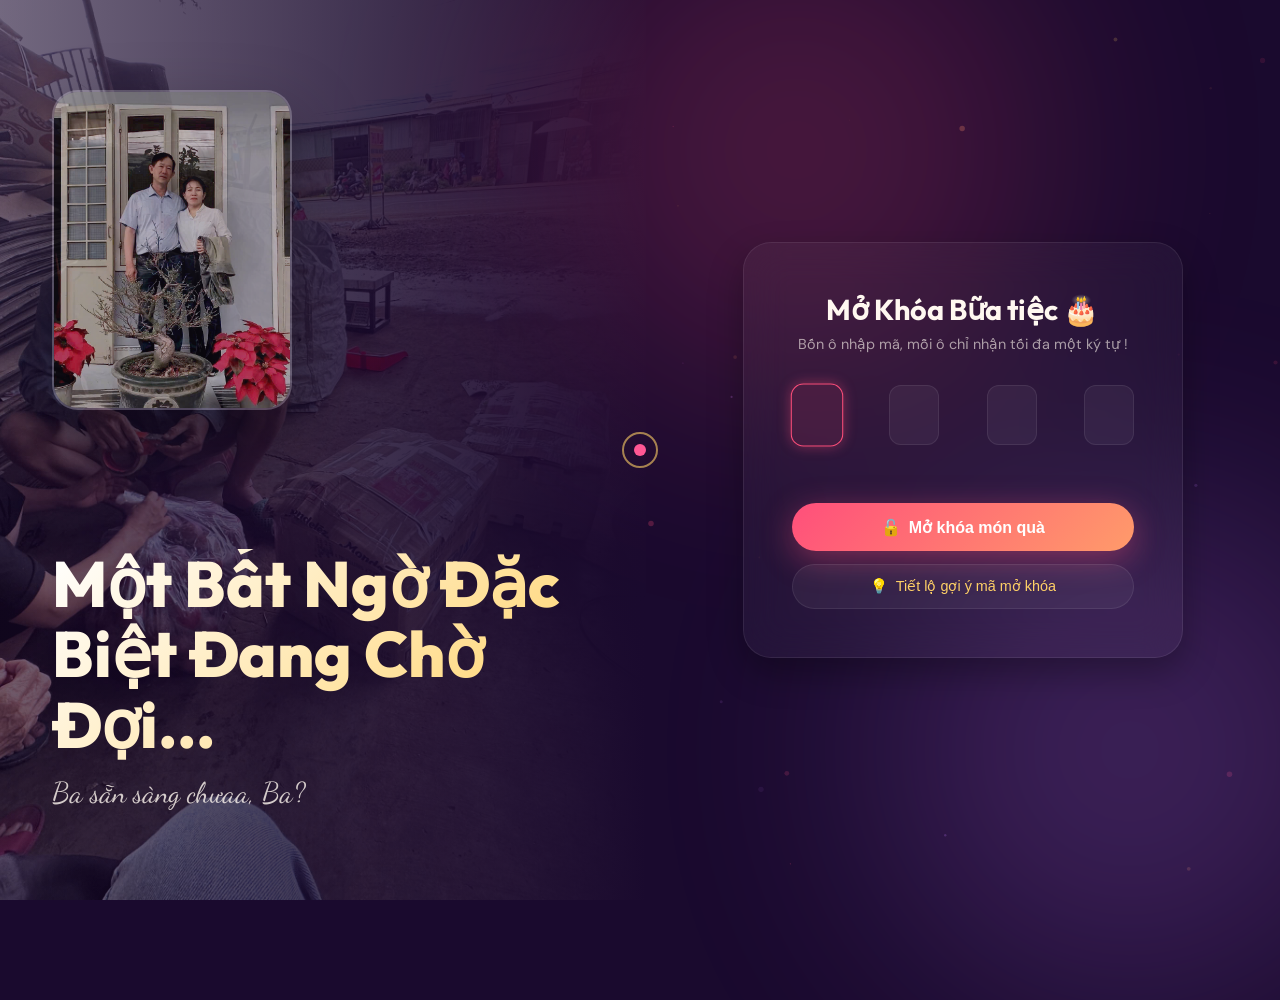
<file: sinh-nhat-ba/index.html>
<!DOCTYPE html>
<html lang="en">
<head>
  <meta charset="UTF-8">
  <meta name="viewport" content="width=device-width, initial-scale=1.0">
  <title>Enter the Vault 🔐</title>
  <link href="https://fonts.googleapis.com/css2?family=Outfit:wght@300;400;500;600;700;800&family=Dancing+Script:wght@700&family=DM+Sans:wght@300;400;500;700&display=swap" rel="stylesheet">
  <link rel="stylesheet" href="style.css">
</head>
<body>

  <!-- Custom Cursor -->
  <div id="cursor"></div>
  <div id="cursor-trail"></div>

  <!-- Background Particle Canvas -->
  <canvas id="bg-canvas"></canvas>

  <!-- Main Split Screen Layout -->
  <main class="split-screen">
    
    <!-- Left Panel: Large Visual Storytelling -->
    <div class="split-left">
      <img src="./images/anh4.jpg" alt="Birthday Celebration Cover">
      <div class="split-left-overlay"></div>
      <div class="split-left-photo">
        <img src="./images/anh1.jpg" alt="Birthday photo">
      </div>
      <div class="split-left-content">
        <span class="section-label" style="text-align: left; margin-bottom: 0.5rem; display: block; color: var(--secondary);"></span>
        <h1 class="split-left-title">Một Bất Ngờ Đặc Biệt Đang Chờ Đợi...</h1>
        <p class="split-left-subtitle">Ba sẵn sàng chưa?</p>
      </div>
    </div>

    <!-- Right Panel: Passcode Entry Card -->
    <div class="split-right">
      <div class="hero-glow glow-1"></div>
      <div class="hero-glow glow-2"></div>
      
      <div class="passcode-card">
        <div class="passcode-title">Mở Khóa Bữa tiệc 🎂</div>
        <p class="passcode-subtitle">Bốn ô nhập mã, mỗi ô chỉ nhận tối đa một ký tự !</p>
        
        <!-- 6-digit Inputs -->
        <div class="passcode-inputs">
          <input type="text" maxlength="1" class="digit-input" data-index="0" inputmode="numeric" pattern="[0-9]*" autocomplete="off" autofocus>
          <input type="text" maxlength="1" class="digit-input" data-index="1" inputmode="numeric" pattern="[0-9]*" autocomplete="off">
          <input type="text" maxlength="1" class="digit-input" data-index="2" inputmode="numeric" pattern="[0-9]*" autocomplete="off">
          <input type="text" maxlength="1" class="digit-input" data-index="3" inputmode="numeric" pattern="[0-9]*" autocomplete="off">
        </div>

        <div id="error-msg" class="error-message">Mã không chính xác. Hãy thử lại!</div>

        <button class="btn-primary" id="btn-unlock">
          <span>🔓</span> Mở khóa món quà
        </button>
        <button class="btn-secondary" id="btn-hint">
          <span>💡</span> Tiết lộ gợi ý mã mở khóa
        </button>
      </div>
    </div>
  </main>

  <!-- Large Format Passcode Display Overlay (Requirement) -->
  <div class="large-passcode-overlay" id="large-passcode-overlay">
    <div class="large-passcode-content">
      <div class="large-passcode-lbl" id="overlay-lbl">Mã bí mật</div>
      <div class="large-passcode-digits" id="overlay-digits">1974</div>
      <p class="large-passcode-desc" id="overlay-desc">Dùng mã bí mật này để khám phá bất ngờ sinh nhật đặc biệt của ba nào!</p>
      <button class="large-passcode-close" id="btn-close-overlay">❤️ Ba đã xem xong!</button>
    </div>
  </div>

  <!-- Shared JavaScript Libraries -->
  <script src="shared.js"></script>
  <script>
    const correctCode = "1974";
    const inputs = document.querySelectorAll(".digit-input");
    const errorMsg = document.getElementById("error-msg");
    const btnUnlock = document.getElementById("btn-unlock");
    const btnHint = document.getElementById("btn-hint");
    const overlay = document.getElementById("large-passcode-overlay");
    const overlayLbl = document.getElementById("overlay-lbl");
    const overlayDigits = document.getElementById("overlay-digits");
    const overlayDesc = document.getElementById("overlay-desc");
    const btnCloseOverlay = document.getElementById("btn-close-overlay");

    // Recipient customization lookup
    if (activeConfig && activeConfig.name) {
      document.querySelector(".split-left-subtitle").textContent = `Ba sẵn sàng chưaa, ${activeConfig.name}?`;
    }

    // Auto-focusing next/previous inputs
    inputs.forEach((input, index) => {
      input.addEventListener("input", (e) => {
        const value = e.target.value;
        // Strip non-numbers
        e.target.value = value.replace(/[^0-9]/g, "");
        
        if (e.target.value.length === 1 && index < inputs.length - 1) {
          inputs[index + 1].focus();
        }
        
        // Auto validate if all inputs are full
        checkAutoValidate();
      });

      input.addEventListener("keydown", (e) => {
        if (e.key === "Backspace" && e.target.value.length === 0 && index > 0) {
          inputs[index - 1].focus();
        }
      });
    });

    function getEnteredPasscode() {
      let code = "";
      inputs.forEach(input => code += input.value);
      return code;
    }

    function checkAutoValidate() {
      const enteredCode = getEnteredPasscode();
      if (enteredCode.length === 4) {
        verifyPasscode(enteredCode);
      }
    }

    function verifyPasscode(code) {
      if (code === correctCode) {
        // Success: display passcode on screen in a large glowing format before proceeding
        errorMsg.classList.remove("show");
        playSuccessChime();
        if (window.createFirework) {
          window.createFirework(window.innerWidth / 2, window.innerHeight / 2);
        }

        // Show passcode on screen in large format before going to 2nd file
        overlayLbl.textContent = "Mật Khẩu chính xác! 🔓";
        overlayDigits.textContent = correctCode;
        overlayDesc.textContent = "Đang mở khóa bất ngờ sinh nhật... Chuẩn bị chiếc bánh kem cho bữa tiệc!";
        // Hide close button so they don't click it during transition
        btnCloseOverlay.style.display = "none";
        overlay.classList.add("active");

        // Confetti burst
        if (typeof launchConfetti === "function") {
          launchConfetti();
        }

        // Redirect to 2nd page (cake.html) after a short delay
        setTimeout(() => {
          window.location.href = "cake.html";
        }, 2500);

      } else {
        // Error handling
        errorMsg.classList.add("show");
        inputs.forEach(input => {
          input.value = "";
          input.style.borderColor = "var(--primary)";
        });
        inputs[0].focus();
        setTimeout(() => {
          inputs.forEach(input => input.style.borderColor = "var(--border-glass)");
        }, 800);
      }
    }

    // Manual Unlock button click
    btnUnlock.addEventListener("click", () => {
      const code = getEnteredPasscode();
      if (code.length < 4) {
        errorMsg.textContent = "Ba nhập đầy đủ cả 4 chữ số nhé!";
        errorMsg.classList.add("show");
        inputs[code.length].focus();
      } else {
        verifyPasscode(code);
      }
    });

    // Reveal passcode clue button click (displays passcode on screen in large format)
    btnHint.addEventListener("click", () => {
      initAudio();
      overlayLbl.textContent = "Gợi Ý mật khẩu 💡";
      overlayDigits.textContent = correctCode;
      overlayDesc.textContent = "Ba hãy nhập mã gồm 4 chữ số vào các ô để mở khóa món quà sinh nhật đặc biệt nhé!";
      btnCloseOverlay.style.display = "inline-block";
      overlay.classList.add("active");
      playSuccessChime();
    });

    btnCloseOverlay.addEventListener("click", () => {
      overlay.classList.remove("active");
      inputs[0].focus();
    });
  </script>
</body>
</html>
</file>
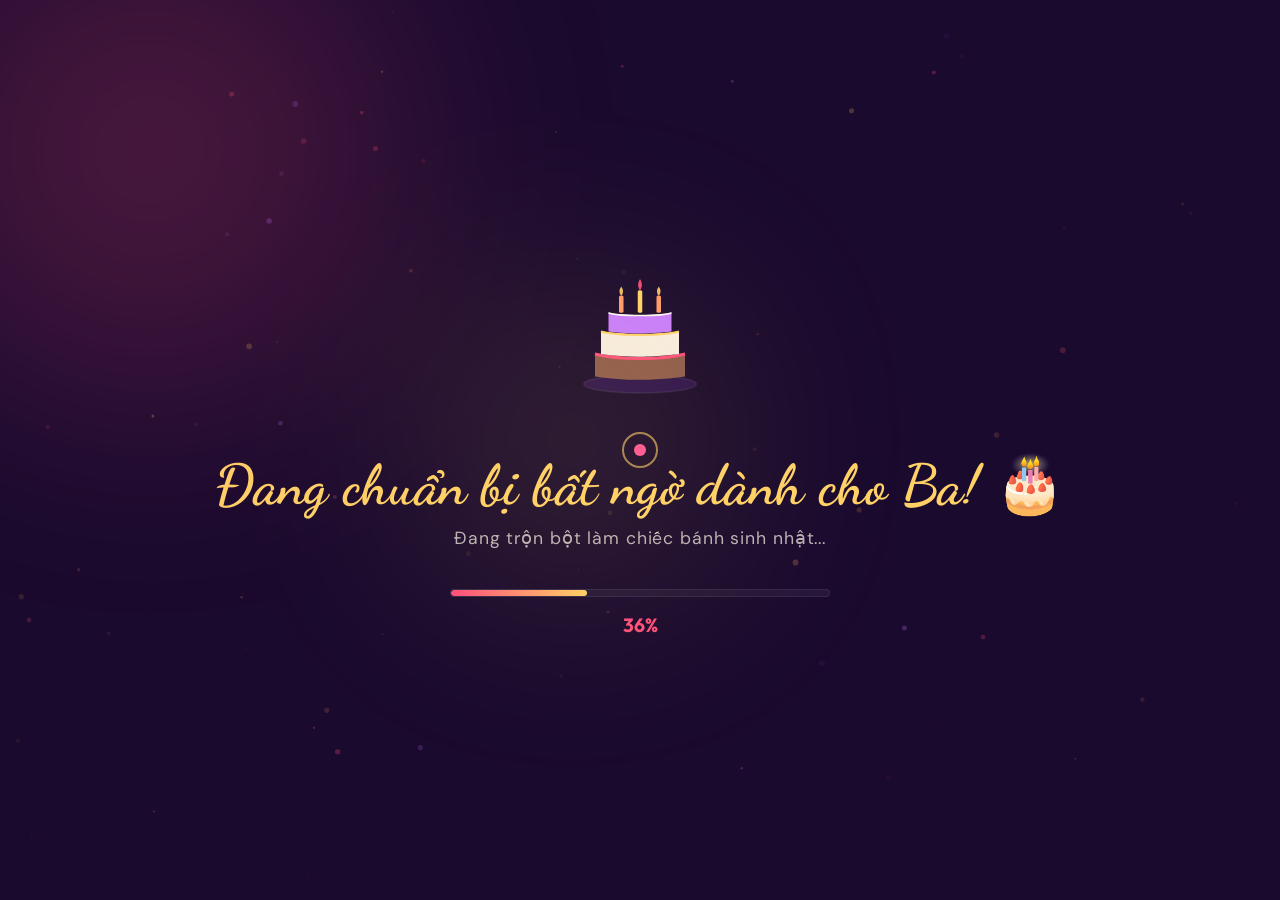
<file: sinh-nhat-ba/cake.html>
<!DOCTYPE html>
<html lang="en">
<head>
  <meta charset="UTF-8">
  <meta name="viewport" content="width=device-width, initial-scale=1.0">
  <title>Baking the Surprise... 🎂</title>
  <link href="https://fonts.googleapis.com/css2?family=Outfit:wght@300;400;500;600;700;800&family=Dancing+Script:wght@700&family=DM+Sans:wght@300;400;500;700&display=swap" rel="stylesheet">
  <link rel="stylesheet" href="style.css">
</head>
<body>

  <!-- Custom Cursor -->
  <div id="cursor"></div>
  <div id="cursor-trail"></div>

  <!-- Background Particle Canvas -->
  <canvas id="bg-canvas"></canvas>

  <div class="loading-container">
    <div class="hero-glow glow-1"></div>
    <div class="hero-glow glow-3"></div>

    <!-- Small SVG Cake illustration -->
    <div class="loading-cake">
      <svg viewBox="0 0 200 200" xmlns="http://www.w3.org/2000/svg">
        <!-- Plate -->
        <ellipse cx="100" cy="160" rx="75" ry="12" fill="var(--mid)" stroke="var(--border-glass)" stroke-width="2"/>
        
        <!-- Bottom Layer (Chocolate) -->
        <path d="M40 120 C 40 120, 100 130, 160 120 L 160 150 C 160 150, 100 160, 40 150 Z" fill="#8d5b4c" />
        <path d="M40 120 C 70 128, 130 128, 160 120" fill="none" stroke="var(--primary)" stroke-width="4"/>
        
        <!-- Middle Layer (Vanilla/Cream) -->
        <path d="M48 90 C 48 90, 100 98, 152 90 L 152 120 C 152 120, 100 128, 48 120 Z" fill="#f7ede2" />
        <path d="M48 90 C 70 96, 130 96, 152 90" fill="none" stroke="var(--secondary)" stroke-width="3"/>

        <!-- Top Layer (Berry) -->
        <path d="M58 65 C 58 65, 100 72, 142 65 L 142 90 C 142 90, 100 96, 58 90 Z" fill="var(--lilac)" />
        <path d="M58 65 C 70 70, 130 70, 142 65" fill="none" stroke="#fff8f0" stroke-width="2"/>

        <!-- Candles -->
        <!-- Center Candle -->
        <rect x="97" y="35" width="6" height="30" fill="var(--secondary)" rx="2"/>
        <path d="M100 20 Q105 28 100 35 Q95 28 100 20 Z" fill="var(--primary)" opacity="0.95"/>
        
        <!-- Left Candle -->
        <rect x="72" y="42" width="6" height="23" fill="var(--accent)" rx="2"/>
        <path d="M75 30 Q80 37 75 42 Q70 37 75 30 Z" fill="var(--secondary)" opacity="0.9"/>
        
        <!-- Right Candle -->
        <rect x="122" y="42" width="6" height="23" fill="var(--accent)" rx="2"/>
        <path d="M125 30 Q130 37 125 42 Q120 37 125 30 Z" fill="var(--secondary)" opacity="0.9"/>
      </svg>
    </div>

    <!-- Status Loading Message -->
    <h1 class="loading-text">Đang chuẩn bị điều kỳ diệu cho sinh nhật ba...</h1>
    <p class="loading-subtext" id="status-desc">Đang làm nóng lò và đánh kem bánh...</p>

    <!-- Progress Loader Bar -->
    <div class="progress-container">
      <div class="progress-bar-fill" id="progress-fill"></div>
    </div>
    
    <div class="progress-counter" id="progress-counter">0%</div>
  </div>

  <!-- Shared Javascript -->
  <script src="shared.js"></script>
  <script>
    const progressFill = document.getElementById("progress-fill");
    const progressCounter = document.getElementById("progress-counter");
    const statusDesc = document.getElementById("status-desc");

    const recipientName = activeConfig ? activeConfig.name : "Ba";
    document.querySelector(".loading-text").textContent = `Đang chuẩn bị bất ngờ dành cho ${recipientName}! 🎂`;

    const statusUpdates = [
      { pct: 0, text: "Đang làm nóng lò và chuẩn bị lớp kem phủ..." },
      { pct: 15, text: "Đong từng nguyên liệu bằng thật nhiều yêu thương..." },
      { pct: 30, text: "Đang trộn bột làm chiếc bánh sinh nhật..." },
      { pct: 45, text: "Đang xếp từng lớp bánh thật khéo léo..." },
      { pct: 60, text: "Bánh đang được nướng thơm trong lò..." },
      { pct: 75, text: "Phủ kem ngọt và rưới si-rô dâu tây..." },
      { pct: 90, text: "Đang thắp những ngọn nến lung linh..." },
      { pct: 98, text: "Sẵn sàng thổi nến rồi ba ơi!" }
    ];

    let currentProgress = 0;
    const duration = 3500; // 3.5 seconds
    const intervalTime = 40; // update speed
    const increment = (100 / (duration / intervalTime));

    const loadingTimer = setInterval(() => {
      currentProgress += increment;
      if (currentProgress >= 100) {
        currentProgress = 100;
        clearInterval(loadingTimer);
        
        // Final chime sound
        playSuccessChime();

        // Redirect
        setTimeout(() => {
          window.location.href = "celebration.html";
        }, 300);
      }

      const roundedProgress = Math.floor(currentProgress);
      progressFill.style.width = roundedProgress + "%";
      progressCounter.textContent = roundedProgress + "%";

      // Update description text based on percentage
      const matchingStatus = statusUpdates.reduce((prev, curr) => {
        return (roundedProgress >= curr.pct) ? curr : prev;
      }, statusUpdates[0]);
      
      statusDesc.textContent = matchingStatus.text;
    }, intervalTime);
  </script>
</body>

</html>
</file>
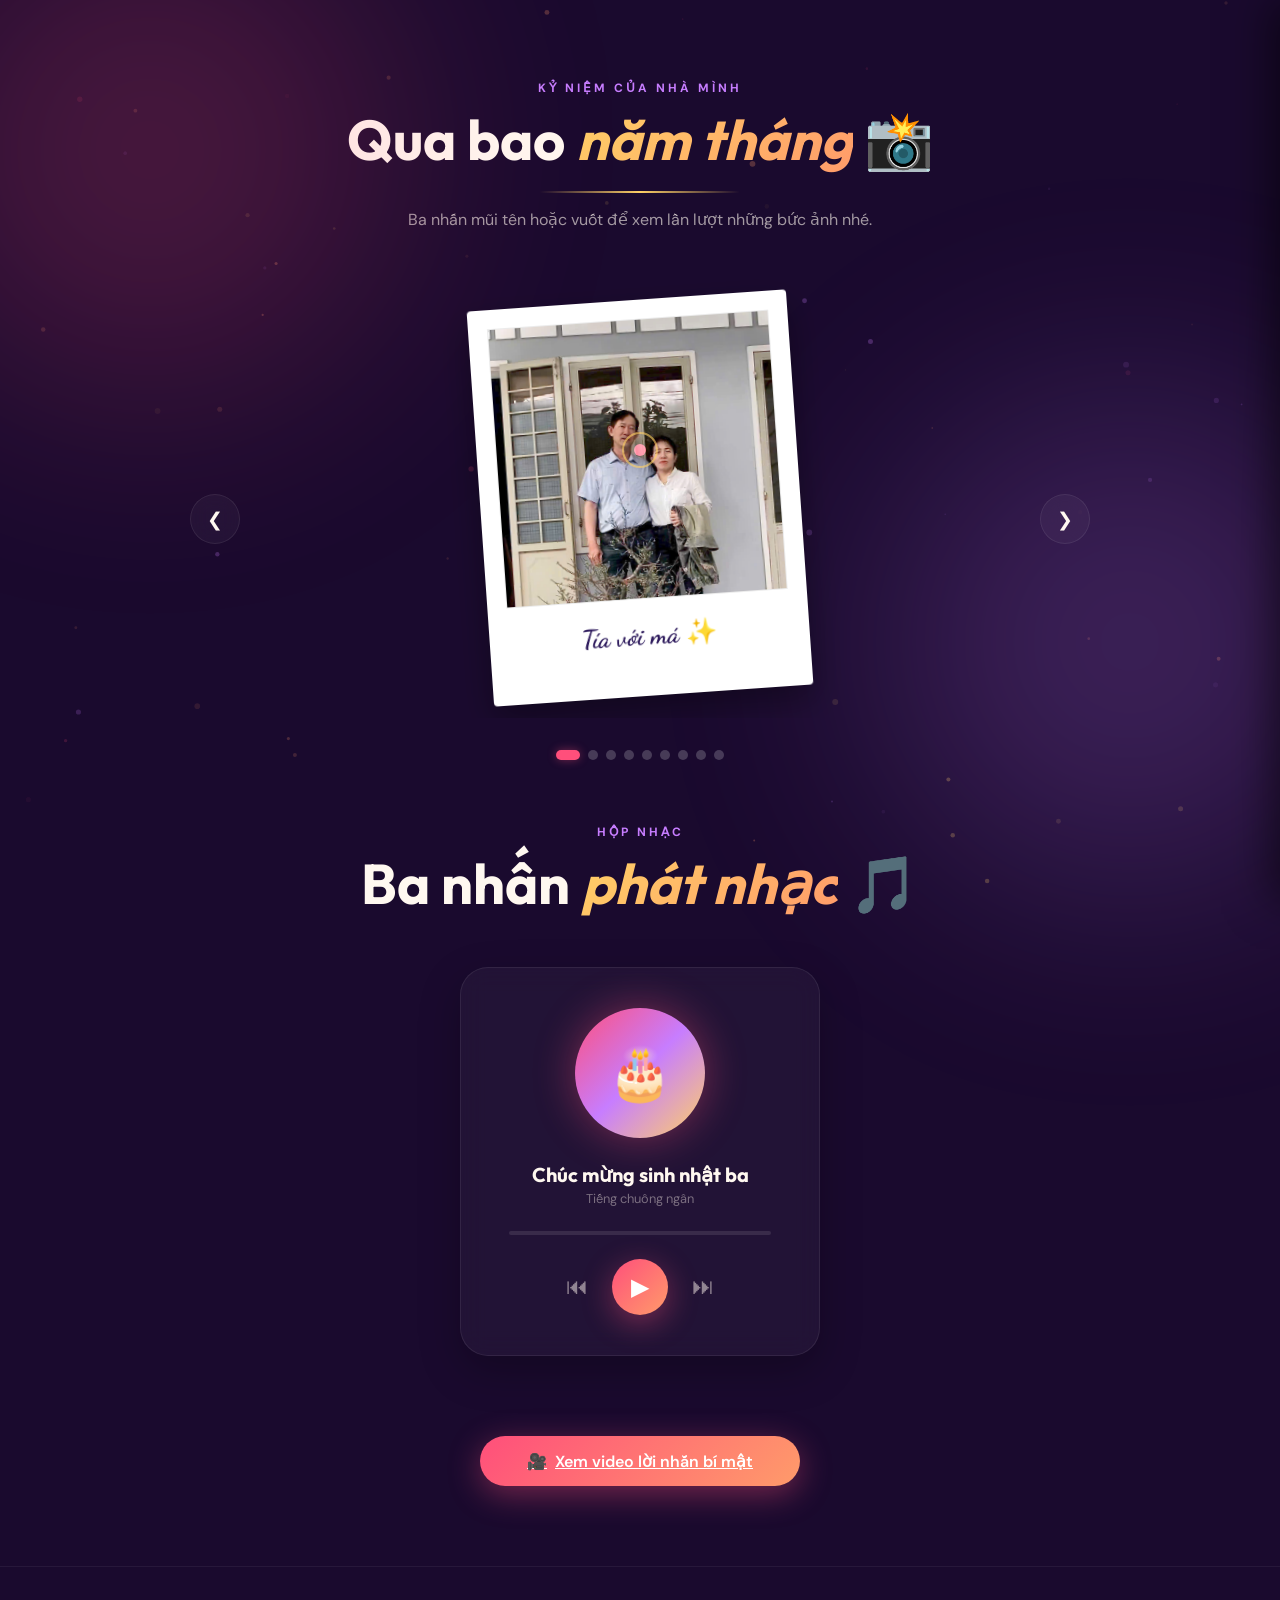
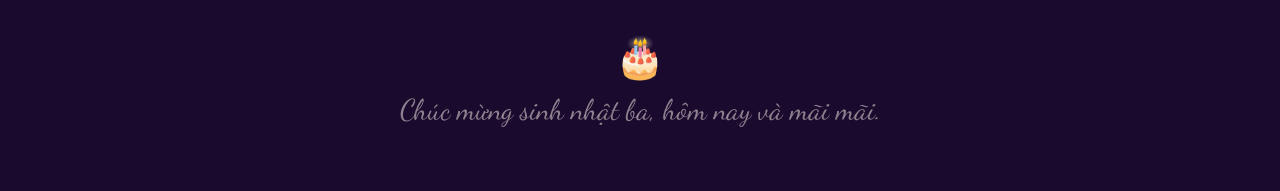
<file: sinh-nhat-ba/gallery.html>
<!DOCTYPE html>
<html lang="vi">
<head>
  <meta charset="UTF-8">
  <meta name="viewport" content="width=device-width, initial-scale=1.0">
  <title>Kỷ niệm và âm nhạc dành tặng ba 📸</title>
  <link href="https://fonts.googleapis.com/css2?family=Outfit:wght@300;400;500;600;700;800&family=Dancing+Script:wght@700&family=DM+Sans:wght@300;400;500;700&display=swap" rel="stylesheet">
  <link rel="stylesheet" href="style.css">
</head>
<body>

  <!-- Custom Cursor -->
  <div id="cursor"></div>
  <div id="cursor-trail"></div>

  <!-- Background Particle Canvas -->
  <canvas id="bg-canvas"></canvas>

  <!-- ═══ CUSTOMIZER DRAWER ══════════════════════ -->
  <div class="drawer" id="customizer-drawer">
    <div class="drawer-header">
      <h3 class="drawer-title">✨ Tạo dấu ấn riêng cho ba</h3>
      <button class="drawer-close" id="drawer-close">×</button>
    </div>
    <div class="drawer-content">
      <div class="form-group">
        <label class="form-label">🎨 Bảng màu</label>
        <div class="theme-options">
          <button class="theme-opt theme-rose" data-theme-val="rose">🌹 Hoa Hồng</button>
          <button class="theme-opt theme-cosmic" data-theme-val="cosmic">🌌 Vũ Trụ</button>
          <button class="theme-opt theme-emerald" data-theme-val="emerald">💚 Ngọc Lục Bảo</button>
          <button class="theme-opt theme-retro" data-theme-val="retro">📼 Hoài Cổ</button>
        </div>
      </div>
      
      <div class="form-group">
        <label class="form-label" for="input-photo">Thêm ảnh kỷ niệm</label>
        <input type="file" id="input-photo" class="form-control" accept="image/*">
        <p style="font-size:0.7rem;color:rgba(255,248,240,0.4);margin-top:2px;">Ảnh mới sẽ được thêm vào đầu bộ sưu tập.</p>
      </div>

      <div class="form-group">
        <label class="form-label" for="input-video">Thêm video lời nhắn 🎥</label>
        <input type="file" id="input-video" class="form-control" accept="video/*">
        <p style="font-size:0.7rem;color:rgba(255,248,240,0.4);margin-top:2px;">Chọn video MP4/WebM để thay video chúc mừng sinh nhật hiện tại.</p>
      </div>

      <div class="form-group">
        <label class="form-label" for="input-music-title">Tên bài nhạc</label>
        <input type="text" id="input-music-title" class="form-control">
      </div>
      <div class="form-group">
        <label class="form-label" for="input-music-artist">Dòng mô tả bài nhạc</label>
        <input type="text" id="input-music-artist" class="form-control">
      </div>
    </div>
    <div class="drawer-footer">
      <button class="drawer-btn save" id="btn-save-drawer">Lưu thay đổi ✨</button>
      <button class="drawer-btn reset" id="btn-reset-drawer">Khôi phục mặc định</button>
    </div>
  </div>

  <!-- ═══ GALLERY HERO SECTION ════════════════════ -->
  <section class="music-section" style="padding-bottom: 2rem;">
    <div class="hero-glow glow-1"></div>
    <div class="hero-glow glow-2"></div>
    
    <p class="section-label reveal">Kỷ niệm của nhà mình</p>
    <h2 class="section-title reveal">Qua bao <em>năm tháng</em> 📸</h2>
    <div class="divider reveal"></div>
    <p class="reveal" style="color: rgba(255,248,240,0.6); max-width: 500px; margin: 0 auto; text-align: center;">
      Ba nhấn mũi tên hoặc vuốt để xem lần lượt những bức ảnh nhé.
    </p>

    <!-- Horizontal Polaroid Carousel Slider -->
    <div class="gallery-container reveal">
      <button class="slider-arrow prev" id="slider-prev" aria-label="Ảnh trước">❮</button>
      <button class="slider-arrow next" id="slider-next" aria-label="Ảnh tiếp theo">❯</button>
      
      <div class="gallery-slider-wrapper">
        <div class="gallery-slides" id="gallery-slides-container">
          <!-- Populated by JS -->
        </div>
      </div>

      <div class="slider-dots" id="slider-dots-container">
        <!-- Dots populated by JS -->
      </div>
    </div>
  </section>

  <!-- ═══ MUSIC PLAYER SECTION ════════════════════ -->
  <section class="music-section" style="padding-top: 2rem; padding-bottom: 4rem;">
    <p class="section-label reveal">Hộp nhạc</p>
    <h2 class="section-title reveal">Ba nhấn <em>phát nhạc</em> 🎵</h2>
    
    <div class="music-player reveal">
      <div class="music-cover" id="music-cover">🎂</div>
      <div class="music-info">
        <div class="music-title" id="music-title">Chúc mừng sinh nhật ba</div>
        <div class="music-sub" id="music-artist">Tiếng chuông ngân</div>
      </div>
      <div class="progress-bar"><div class="progress-fill" id="progress-fill"></div></div>
      <div class="music-controls">
        <button class="ctrl-btn" id="prev-btn" title="Phát lại từ đầu">⏮</button>
        <button class="ctrl-btn main" id="play-btn" title="Phát nhạc">▶</button>
        <button class="ctrl-btn" id="next-btn" title="Phát một nốt nhạc ngẫu nhiên">⏭</button>
      </div>
    </div>
  </section>

 

  <!-- Navigation button to watch secret video page -->
  <div style="text-align: center; margin-bottom: 5rem; position: relative; z-index: 10;">
    <a href="video.html" class="btn-primary" style="max-width: 320px;">
      <span>🎥</span> Xem video lời nhắn bí mật
    </a>
  </div>

  <!-- Footer -->
  <footer>
    <div class="footer-heart">🎂</div>
    <p class="footer-text">Chúc mừng sinh nhật ba, hôm nay và mãi mãi.</p>
  </footer>

  <!-- Shared JavaScript Utilities -->
  <script src="shared.js"></script>
  <script>
    // Elements references
    const slidesContainer = document.getElementById("gallery-slides-container");
    const dotsContainer = document.getElementById("slider-dots-container");
    const timelineContainer = document.getElementById("timeline-container");
    
    const txtMusicTitle = document.getElementById("music-title");
    const txtMusicArtist = document.getElementById("music-artist");
    
    const inputMusicTitle = document.getElementById("input-music-title");
    const inputMusicArtist = document.getElementById("input-music-artist");
    const themeOpts = document.querySelectorAll(".theme-opt");
    
    let activeSlideIndex = 0;
    let totalSlides = 0;

    function renderGalleryAndTimeline() {
      // 1. Render Gallery Slides
      slidesContainer.innerHTML = "";
      dotsContainer.innerHTML = "";
      
      const photoCaptions = [
        "Tía với má ✨",
        "đi đám cưới nè 🧸",
        "Cặp uyên ương💫",
        "Khoảnh khắc đời thường👑",
        "2 cục dàng 🎁",  
        "Bé út nè 🥂", 
        "Hải hát hay chệ 💖",
        "Bé tứ đẹp trai☀️",
        "Bé Chị cả nè" 
      ];
      
      const photos = activeConfig.photos || [];
      totalSlides = photos.length;
      
      photos.forEach((src, index) => {
        const rotation = ((index * 17) % 9) - 4; // between -4 and 4 deg
        const caption = photoCaptions[index % photoCaptions.length] || `Kỷ niệm #${index + 1}`;
        
        // Slide item
        const slideItem = document.createElement("div");
        slideItem.className = "gallery-slide-item";
        slideItem.innerHTML = `
          <div class="polaroid-card" style="--rot: ${rotation}deg">
            <img src="${src}" alt="Kỷ niệm ${index + 1}">
            <div class="polaroid-caption">${caption}</div>
          </div>
        `;
        slidesContainer.appendChild(slideItem);
        
        // Dot indicator
        const dot = document.createElement("button");
        dot.className = `slider-dot ${index === activeSlideIndex ? 'active' : ''}`;
        dot.addEventListener("click", () => {
          goToSlide(index);
        });
        dotsContainer.appendChild(dot);
      });

      updateSlideOffset();

      // 2. Render Timeline milestones
      timelineContainer.innerHTML = "";
      activeConfig.timeline.forEach((item, index) => {
        timelineContainer.innerHTML += `
          <div class="tl-item">
            <div class="tl-dot">${item.icon || '⭐'}</div>
            <div class="tl-content">
              <div class="tl-year">${item.year}</div>
              <div class="tl-title">${item.title}</div>
              <div class="tl-desc">${item.desc}</div>
            </div>
          </div>
        `;
      });

      // 3. Render Music Details
      txtMusicTitle.textContent = activeConfig.musicTitle === "Happy Birthday" ? "Chúc mừng sinh nhật ba" : activeConfig.musicTitle;
      txtMusicArtist.textContent = activeConfig.musicArtist === "Synthesized Chimes" ? "Tiếng chuông ngân" : activeConfig.musicArtist;

      // Drawer inputs setup
      inputMusicTitle.value = activeConfig.musicTitle;
      inputMusicArtist.value = activeConfig.musicArtist;
      
      themeOpts.forEach(opt => {
        opt.classList.toggle("selected", opt.dataset.themeVal === activeConfig.theme);
      });

      // 4. Render Video Source
      const videoEl = document.getElementById("bday-video");
      if (videoEl && !videoEl.src) {
        videoEl.src = activeConfig.videoData || "birthday-video.mp4";
      }
    }

    // Carousel Slider slide logic
    const btnPrev = document.getElementById("slider-prev");
    const btnNext = document.getElementById("slider-next");

    btnPrev.addEventListener("click", () => {
      let index = activeSlideIndex - 1;
      if (index < 0) index = totalSlides - 1;
      goToSlide(index);
    });

    btnNext.addEventListener("click", () => {
      let index = activeSlideIndex + 1;
      if (index >= totalSlides) index = 0;
      goToSlide(index);
    });

    function updateSlideOffset() {
  if (!slidesContainer || totalSlides === 0) return;

  slidesContainer.style.transform =
    `translateX(-${activeSlideIndex * 100}%)`;
}
   
function goToSlide(index) {
  if (totalSlides === 0) return;

  // Đảm bảo chỉ số ảnh luôn nằm trong giới hạn
  activeSlideIndex = (index + totalSlides) % totalSlides;

  // Di chuyển slider đến ảnh được chọn
  updateSlideOffset();

  // Cập nhật trạng thái các dấu chấm
  const dots = dotsContainer.querySelectorAll(".slider-dot");

  dots.forEach((dot, idx) => {
    dot.classList.toggle("active", idx === activeSlideIndex);
  });
}


    
    // ─── TOUCH SWIPE FOR MOBILE GALLERY ───

    // ─── MOBILE GALLERY SWIPE ───
    const galleryContainer = document.querySelector(".gallery-container");

    let startX = 0;
    let startY = 0;
    let trackingTouch = false;

    galleryContainer.addEventListener("touchstart", function (e) {
      if (e.touches.length !== 1) return;

      startX = e.touches[0].clientX;
      startY = e.touches[0].clientY;
      trackingTouch = true;
    }, { passive: true });

    galleryContainer.addEventListener("touchend", function (e) {
      if (!trackingTouch) return;
      trackingTouch = false;

      if (totalSlides <= 1) return;

      const endX = e.changedTouches[0].clientX;
      const endY = e.changedTouches[0].clientY;

      const diffX = endX - startX;
      const diffY = endY - startY;

      // Bỏ qua thao tác cuộn dọc
      if (Math.abs(diffX) < 40) return;
      if (Math.abs(diffX) <= Math.abs(diffY)) return;

      if (diffX < 0) {
        // Vuốt trái: ảnh kế tiếp
        goToSlide((activeSlideIndex + 1) % totalSlides);
      } else {
        // Vuốt phải: ảnh trước
        goToSlide((activeSlideIndex - 1 + totalSlides) % totalSlides);
      }
    }, { passive: true });

    galleryContainer.addEventListener("touchcancel", function () {
      trackingTouch = false;
    });



    /* ─── WEB AUDIO MUSIC SYNTHESIZER ─── */
    let playingSynth = false;
    let synthTimer = null;
    let currentNoteIndex = 0;
    const beatDuration = 0.55;

    const playBtn = document.getElementById("play-btn");
    const cover = document.getElementById("music-cover");
    const fill = document.getElementById("progress-fill");

    const NOTES = {
      C4: 261.63, D4: 293.66, E4: 329.63, F4: 349.23, G4: 392.00, A4: 440.00, Bb4: 466.16,
      C5: 523.25, D5: 587.33, E5: 659.25, F5: 698.46, G5: 783.99, A5: 880.00, C6: 1046.50
    };

    const TUNE = [
      { note: 'C4', dur: 0.7 }, { note: 'C4', dur: 0.3 }, { note: 'D4', dur: 1 }, { note: 'C4', dur: 1 }, { note: 'F4', dur: 1 }, { note: 'E4', dur: 2 },
      { note: 'C4', dur: 0.7 }, { note: 'C4', dur: 0.3 }, { note: 'D4', dur: 1 }, { note: 'C4', dur: 1 }, { note: 'G4', dur: 1 }, { note: 'F4', dur: 2 },
      { note: 'C4', dur: 0.7 }, { note: 'C4', dur: 0.3 }, { note: 'C5', dur: 1 }, { note: 'A4', dur: 1 }, { note: 'F4', dur: 1 }, { note: 'E4', dur: 1 }, { note: 'D4', dur: 2 },
      { note: 'Bb4', dur: 0.7 }, { note: 'Bb4', dur: 0.3 }, { note: 'A4', dur: 1 }, { note: 'F4', dur: 1 }, { note: 'G4', dur: 1 }, { note: 'F4', dur: 2 }
    ];

    function playChime(freq, startTime, duration) {
      if (!audioCtx) return;
      const osc1 = audioCtx.createOscillator();
      const osc2 = audioCtx.createOscillator();
      const gainNode = audioCtx.createGain();
      
      osc1.type = 'sine';
      osc1.frequency.setValueAtTime(freq, startTime);
      
      osc2.type = 'triangle';
      osc2.frequency.setValueAtTime(freq * 2, startTime); // overtone
      
      gainNode.gain.setValueAtTime(0, startTime);
      gainNode.gain.linearRampToValueAtTime(0.12, startTime + 0.015);
      gainNode.gain.exponentialRampToValueAtTime(0.0001, startTime + duration - 0.02);
      
      const filter = audioCtx.createBiquadFilter();
      filter.type = 'lowpass';
      filter.frequency.setValueAtTime(1400, startTime);
      
      osc1.connect(gainNode);
      osc2.connect(gainNode);
      gainNode.connect(filter);
      filter.connect(audioCtx.destination);
      
      osc1.start(startTime);
      osc2.start(startTime);
      osc1.stop(startTime + duration);
      osc2.stop(startTime + duration);
    }

    function playNextNote() {
      if (!playingSynth) return;
      
      const item = TUNE[currentNoteIndex];
      const freq = NOTES[item.note];
      const dur = item.dur * beatDuration;
      
      playChime(freq, audioCtx.currentTime, dur);
      
      const progressPercent = (currentNoteIndex / TUNE.length) * 100;
      fill.style.width = progressPercent + "%";
      
      currentNoteIndex = (currentNoteIndex + 1) % TUNE.length;
      synthTimer = setTimeout(playNextNote, dur * 1000);
    }

    playBtn.addEventListener("click", () => {
      initAudio();
      playingSynth = !playingSynth;
      playBtn.textContent = playingSynth ? "⏸" : "▶";
      cover.classList.toggle("playing", playingSynth);
      
      if (playingSynth) {
        playNextNote();
      } else {
        clearTimeout(synthTimer);
      }
    });

    document.getElementById("prev-btn").addEventListener("click", () => {
      currentNoteIndex = 0;
      fill.style.width = "0%";
      if (playingSynth) {
        clearTimeout(synthTimer);
        playNextNote();
      }
    });

    document.getElementById("next-btn").addEventListener("click", () => {
      initAudio();
      const freqKeys = Object.keys(NOTES);
      const randomFreq = NOTES[freqKeys[Math.floor(Math.random() * freqKeys.length)]];
      playChime(randomFreq, audioCtx.currentTime, 0.6);
      if (typeof launchConfetti === "function") {
        launchConfetti();
      }
    });

    // ─── LIVE DRAWER LOGIC ───
    const drawer = document.getElementById("customizer-drawer");
    
    document.getElementById("drawer-close").addEventListener("click", () => {
      drawer.classList.remove("open");
    });

    themeOpts.forEach(opt => {
      opt.addEventListener("click", () => {
        themeOpts.forEach(o => o.classList.remove("selected"));
        opt.classList.add("selected");
        activeConfig.theme = opt.dataset.themeVal;
        applyTheme(activeConfig.theme);
      });
    });

    // Handle photo uploading
    document.getElementById("input-photo").addEventListener("change", (e) => {
      const file = e.target.files[0];
      if (!file) return;
      
      const reader = new FileReader();
      reader.onload = function(evt) {
        // Append photo to end of array to maintain 1 -> 2 ordering
        activeConfig.photos.push(evt.target.result);
        if (activeConfig.photos.length > 8) {
          activeConfig.photos = activeConfig.photos.slice(-8);
        }
        saveConfig();
        renderGalleryAndTimeline();
        
        // Auto navigate to the newly added slide at the end
        goToSlide(activeConfig.photos.length - 1);
        
        playSuccessChime();
        alert("Đã thêm ảnh vào bộ sưu tập!");
      };
      reader.readAsDataURL(file);
    });

    // Handle video uploading
    document.getElementById("input-video").addEventListener("change", (e) => {
      const file = e.target.files[0];
      if (!file) return;

      const videoElement = document.getElementById("bday-video");
      const objectURL = URL.createObjectURL(file);
      if (videoElement) {
        videoElement.src = objectURL;
      }
      
      // Save data URL to activeConfig if it is small enough (under 3.5MB) to avoid QuotaExceededError
      if (file.size < 3.5 * 1024 * 1024) {
        const reader = new FileReader();
        reader.onload = function(evt) {
          activeConfig.videoData = evt.target.result;
          saveConfig();
        };
        reader.readAsDataURL(file);
      } else {
        // Too large for localstorage, clear previously stored data to avoid conflicts
        delete activeConfig.videoData;
        saveConfig();
        alert("Đã tải video thành công! Vì tệp này có dung lượng lớn nên video chỉ phát trong phiên hiện tại và không được lưu lâu dài trong trình duyệt (giới hạn tối đa 5 MB). Để dùng video lâu dài, hãy đặt tệp MP4 tên birthday-video.mp4 trong thư mục nhé!");
      }
      playSuccessChime();
    });

    document.getElementById("btn-save-drawer").addEventListener("click", () => {
      activeConfig.musicTitle = inputMusicTitle.value.trim() || activeConfig.musicTitle;
      activeConfig.musicArtist = inputMusicArtist.value.trim() || activeConfig.musicArtist;
      
      saveConfig();
      renderGalleryAndTimeline();
      drawer.classList.remove("open");
      playSuccessChime();
      alert("Đã lưu các thay đổi!");
    });

    document.getElementById("btn-reset-drawer").addEventListener("click", () => {
      if (confirm("Ba muốn khôi phục giao diện về cài đặt mặc định chứ?")) {
        localStorage.removeItem('bday_config');
        activeConfig = JSON.parse(JSON.stringify(DEFAULT_CONFIG));
        applyTheme(activeConfig.theme);
        
        // Reset video element source
        const videoElement = document.getElementById("bday-video");
        if (videoElement) {
          videoElement.src = "birthday-video.mp4";
        }
        
        renderGalleryAndTimeline();
        drawer.classList.remove("open");
        playSuccessChime();
      }
    });

    // Scroll reveal triggers
    const revEls = document.querySelectorAll(".reveal");
    const obs = new IntersectionObserver((entries) => {
      entries.forEach(e => {
        if (e.isIntersecting) {
          e.target.classList.add("visible");
          obs.unobserve(e.target);
        }
      });
    }, { threshold: .1 });
    revEls.forEach(el => obs.observe(el));

    // Load initial layout elements
    renderGalleryAndTimeline();
  </script>
</body>
</html>
</file>
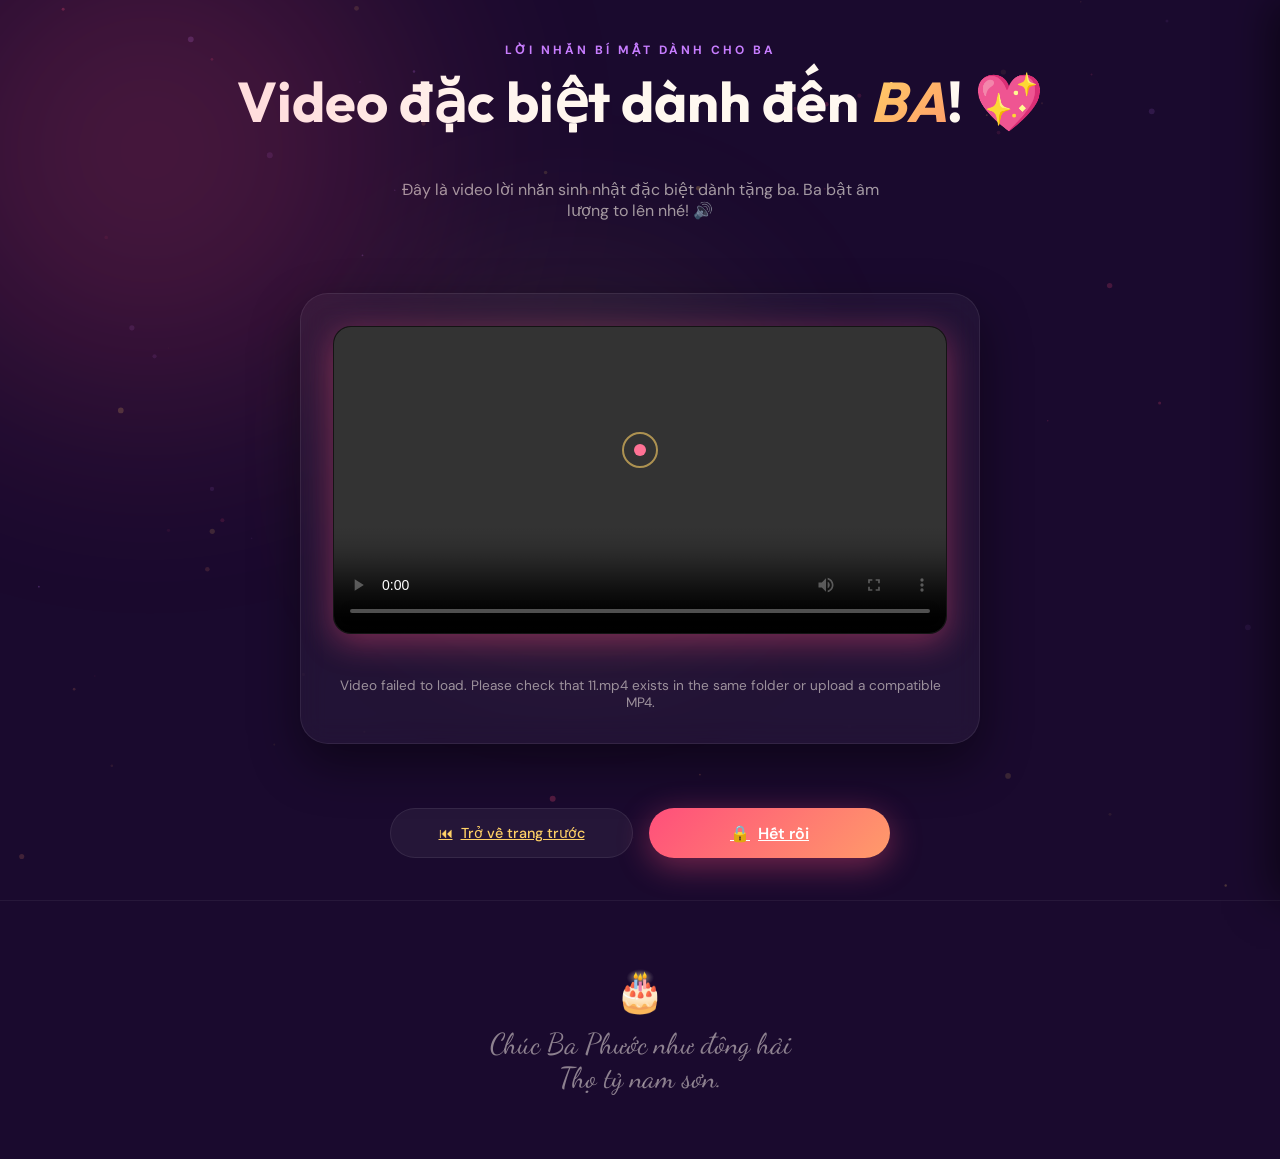
<file: sinh-nhat-ba/video.html>
<!DOCTYPE html>
<html lang="en">
<head>
  <meta charset="UTF-8">
  <meta name="viewport" content="width=device-width, initial-scale=1.0">
  <title>Special Video Message 🎥</title>
  <link href="https://fonts.googleapis.com/css2?family=Outfit:wght@300;400;500;600;700;800&family=Dancing+Script:wght@700&family=DM+Sans:wght@300;400;500;700&display=swap" rel="stylesheet">
  <link rel="stylesheet" href="style.css">
</head>
<body>

  <!-- Custom Cursor -->
  <div id="cursor"></div>
  <div id="cursor-trail"></div>

  <!-- Background Particle Canvas -->
  <canvas id="bg-canvas"></canvas>

  <!-- ═══ CUSTOMIZER DRAWER ══════════════════════ -->
  <div class="drawer" id="customizer-drawer">
    <div class="drawer-header">
      <h3 class="drawer-title">Personalize Site ✨</h3>
      <button class="drawer-close" id="drawer-close">×</button>
    </div>
    <div class="drawer-content">
      <div class="form-group">
        <label class="form-label">Color Theme</label>
        <div class="theme-options">
          <button class="theme-opt theme-rose" data-theme-val="rose">Rose</button>
          <button class="theme-opt theme-cosmic" data-theme-val="cosmic">Cosmic</button>
          <button class="theme-opt theme-emerald" data-theme-val="emerald">Emerald</button>
          <button class="theme-opt theme-retro" data-theme-val="retro">Retro</button>
        </div>
      </div>
      
      <div class="form-group">
        <label class="form-label" for="input-video">Upload Video Message 🎥</label>
        <input type="file" id="input-video" class="form-control" accept="video/*">
        <p style="font-size:0.7rem;color:rgba(255,248,240,0.4);margin-top:2px;">Select an MP4/WebM video file to replace the current birthday video.</p>
      </div>
    </div>
    <div class="drawer-footer">
      <button class="drawer-btn save" id="btn-save-drawer">Save Changes ✨</button>
      <button class="drawer-btn reset" id="btn-reset-drawer">Reset to Default</button>
    </div>
  </div>

  <!-- Main Content Area -->
  <main class="music-section" style="min-height: 100vh; display: flex; flex-direction: column; align-items: center; justify-content: center; padding: 2rem 1rem;">
    <div class="hero-glow glow-1"></div>
    <div class="hero-glow glow-3"></div>

    <p class="section-label reveal">Lời Nhắn Bí Mật dành cho Ba</p>
    <h2 class="section-title reveal" style="margin-bottom: 0.5rem;" id="greeting-title">Một Chiếc vid đặc biệt</h2>
    <div class="divider reveal"></div>
    <p class="reveal" style="color: rgba(255,248,240,0.6); max-width: 500px; margin: 0 auto 2.5rem; text-align: center;">
     Đây là video lời nhắn sinh nhật đặc biệt dành tặng ba. Ba bật âm lượng to lên nhé! 🔊
    </p>

    <!-- Glassmorphic Video Player Card -->
    <div class="music-player reveal" style="max-width: 680px; width: 100%; padding: 2rem; border-radius: 28px; box-shadow: 0 20px 50px rgba(0,0,0,0.45); z-index: 10;">
      <div style="width: 100%; border-radius: 18px; overflow: hidden; background: #000; border: 1px solid var(--border-glass); box-shadow: var(--shadow-glow);">
        <video id="bday-video" style="width: 100%; display: block;" controls playsinline loop>
          <source src="./images/vid1.mp4" type="video/mp4">
          Your browser does not support the video tag.
        </video>
      </div>
      <p style="font-size: 0.85rem; color: rgba(255, 248, 240, 0.55); text-align: center; margin-top: 1.2rem;" id="video-footer">
        Press play to watch the sweet memory.
      </p>
    </div>

    <!-- Navigation Buttons -->
    <div style="display: flex; gap: 1rem; margin-top: 4rem; width: 100%; max-width: 500px; justify-content: center; position: relative; z-index: 10;">
      <a href="gallery.html" class="btn-secondary" style="margin: 0; flex: 1;">
        <span>⏮</span> Trở về trang trước
      </a>
      <a href="index.html" class="btn-primary" style="margin: 0; flex: 1;">
        <span>🔒</span> Hết rồi
      </a>
    </div>
  </main>

  <!-- Footer -->
  <footer>
    <div class="footer-heart">🎂</div>
    <p class="footer-text">Chúc Ba Phước như đông hải </br> Thọ tỷ nam sơn.</p>
  </footer>

  <!-- Shared Javascript Library -->
  <script src="shared.js"></script>
  <script>
    const greetingTitle = document.getElementById("greeting-title");
    const themeOpts = document.querySelectorAll(".theme-opt");
    const videoElement = document.getElementById("bday-video");
    const videoSource = videoElement.querySelector("source");
    const videoFooter = document.getElementById("video-footer");

    // Ensure the birthday video plays with sound and starts at full volume.
    videoElement.muted = false;
    videoElement.volume = 1.0;

    function setVideoSource(src) {
      if (videoSource) {
        videoSource.src = src;
      }
      videoElement.src = src;
      videoElement.load();
    }

    function updatePageContent() {
      // Set header greeting
      greetingTitle.innerHTML = `Video đặc biệt dành đến  <em>${activeConfig.name.toUpperCase()}</em>! 💖`;

      // Theme toggle indicators
      themeOpts.forEach(opt => {
        opt.classList.toggle("selected", opt.dataset.themeVal === activeConfig.theme);
      });

      // Load Video source
      if (activeConfig.videoData) {
        setVideoSource(activeConfig.videoData);
      } else {
        setVideoSource("./images/vid1.mp4");
      }
    }

    // Handle video uploading
    document.getElementById("input-video").addEventListener("change", (e) => {
      const file = e.target.files[0];
      if (!file) return;

      const objectURL = URL.createObjectURL(file);
      setVideoSource(objectURL);
      videoFooter.textContent = "New video loaded — press play to watch it.";
      
      // Save data URL to activeConfig if it is small enough (under 3.5MB) to avoid QuotaExceededError
      if (file.size < 3.5 * 1024 * 1024) {
        const reader = new FileReader();
        reader.onload = function(evt) {
          activeConfig.videoData = evt.target.result;
          saveConfig();
        };
        reader.readAsDataURL(file);
      } else {
        // Too large for localstorage, clear previously stored data to avoid conflicts
        delete activeConfig.videoData;
        saveConfig();
        alert("Video loaded successfully! Note: Since this file is large, it will play now in this session, but won't be saved permanently to browser storage (max storage limit is 5MB). To make a video permanent, place an MP4 named '11.mp4' in your folder!");
      }
      playSuccessChime();
    });

    videoElement.addEventListener("error", () => {
      videoFooter.textContent = "Video failed to load. Please check that 11.mp4 exists in the same folder or upload a compatible MP4.";
      alert("Unable to load the video file. Try refreshing the page or using a valid MP4 file named 11.mp4.");
    });

    videoElement.addEventListener("loadeddata", () => {
      videoFooter.textContent = "Press play to watch the sweet memory.";
    });

    // ─── LIVE DRAWER LOGIC ───
    const drawer = document.getElementById("customizer-drawer");
    
    document.getElementById("drawer-close").addEventListener("click", () => {
      drawer.classList.remove("open");
    });

    themeOpts.forEach(opt => {
      opt.addEventListener("click", () => {
        themeOpts.forEach(o => o.classList.remove("selected"));
        opt.classList.add("selected");
        activeConfig.theme = opt.dataset.themeVal;
        applyTheme(activeConfig.theme);
      });
    });

    document.getElementById("btn-save-drawer").addEventListener("click", () => {
      saveConfig();
      updatePageContent();
      drawer.classList.remove("open");
      playSuccessChime();
      alert("Settings saved successfully!");
    });

    document.getElementById("btn-reset-drawer").addEventListener("click", () => {
      if (confirm("Reset layout configs to default?")) {
        localStorage.removeItem('bday_config');
        activeConfig = JSON.parse(JSON.stringify(DEFAULT_CONFIG));
        applyTheme(activeConfig.theme);
        
        // Reset video element source
        setVideoSource("./images/vid1.mp4");
        
        updatePageContent();
        drawer.classList.remove("open");
        playSuccessChime();
      }
    });

    // Scroll Reveal trigger
    const revEls = document.querySelectorAll(".reveal");
    const obs = new IntersectionObserver((entries) => {
      entries.forEach(e => {
        if (e.isIntersecting) {
          e.target.classList.add("visible");
          obs.unobserve(e.target);
        }
      });
    }, { threshold: .1 });
    revEls.forEach(el => obs.observe(el));

    // Page Load setup
    updatePageContent();
  </script>
</body>
</html>
</file>
<file: sinh-nhat-ba/style.css>
/* ─── CUSTOM THEME VARIABLES ────────────────── */
:root {
  --primary: #ff4f7b;
  --primary-glow: rgba(255, 79, 123, 0.4);
  --secondary: #ffd166;
  --secondary-glow: rgba(255, 209, 102, 0.4);
  --accent: #ff9b6a;
  --lilac: #c77dff;
  --cream: #fff8f0;
  --dark: #1a0a2e;
  --mid: #2d124d;
  --bg-glass: rgba(255, 255, 255, 0.04);
  --border-glass: rgba(255, 255, 255, 0.08);
  --font-heading: 'Outfit', sans-serif;
  --font-body: 'DM Sans', sans-serif;
  --font-handwriting: 'Dancing Script', cursive;
  --shadow-glow: 0 8px 32px var(--primary-glow);
}

[data-theme="cosmic"] {
  --primary: #e0aaff;
  --primary-glow: rgba(224, 170, 255, 0.4);
  --secondary: #c77dff;
  --secondary-glow: rgba(199, 125, 255, 0.4);
  --accent: #9d4edd;
  --lilac: #5a189a;
  --dark: #10002b;
  --mid: #240046;
  --cream: #f3e5f5;
  --bg-glass: rgba(255, 255, 255, 0.03);
  --border-glass: rgba(199, 125, 255, 0.15);
}

[data-theme="emerald"] {
  --primary: #52b788;
  --primary-glow: rgba(82, 183, 136, 0.4);
  --secondary: #d4af37;
  --secondary-glow: rgba(212, 175, 55, 0.4);
  --accent: #74c69d;
  --lilac: #2d6a4f;
  --dark: #081c15;
  --mid: #1b4332;
  --cream: #e8f5e9;
  --bg-glass: rgba(255, 255, 255, 0.04);
  --border-glass: rgba(82, 183, 136, 0.15);
}

[data-theme="retro"] {
  --primary: #ff007f;
  --primary-glow: rgba(255, 0, 127, 0.5);
  --secondary: #00ffff;
  --secondary-glow: rgba(0, 255, 255, 0.5);
  --accent: #39ff14;
  --lilac: #bd00ff;
  --dark: #050505;
  --mid: #151515;
  --cream: #f0f0f0;
  --bg-glass: rgba(255, 255, 255, 0.05);
  --border-glass: rgba(255, 0, 127, 0.2);
}

/* ─── BASE RESET & STYLES ──────────────────── */
*, *::before, *::after { box-sizing: border-box; margin: 0; padding: 0; }
html { scroll-behavior: smooth; height: 100%; }
body {
  background: var(--dark);
  color: var(--cream);
  font-family: var(--font-body);
  overflow-x: hidden;
  min-height: 100vh;
  cursor: none;
  transition: background 0.5s ease;
  position: relative;
}

/* Custom Scrollbar */
::-webkit-scrollbar { width: 8px; height: 8px; }
::-webkit-scrollbar-track { background: var(--dark); }
::-webkit-scrollbar-thumb { background: var(--mid); border-radius: 99px; }
::-webkit-scrollbar-thumb:hover { background: var(--primary); }

/* ─── CANVAS CONFETTI BG ────────────────────── */
#bg-canvas {
  position: fixed; inset: 0; z-index: 0; pointer-events: none;
  opacity: .45;
}

/* ─── CUSTOM CURSOR ─────────────────────────── */
#cursor {
  width: 12px; height: 12px;
  background: var(--primary);
  border-radius: 50%;
  position: fixed; top: 0; left: 0;
  pointer-events: none; z-index: 99999;
  transform: translate3d(0, 0, 0) translate(-50%,-50%);
  mix-blend-mode: screen;
  transition: background 0.3s;
}
#cursor-trail {
  width: 36px; height: 36px;
  border: 2px solid var(--secondary);
  border-radius: 50%;
  position: fixed; top: 0; left: 0;
  pointer-events: none; z-index: 99998;
  transform: translate3d(0, 0, 0) translate(-50%,-50%);
  opacity: .6;
  transition: width 0.25s, height 0.25s, border-color 0.25s, background 0.25s;
}

/* ─── KEYFRAME ANIMATIONS ────────────────────── */
@keyframes floatGlow {
  0%,100% { transform: translate(0,0) scale(1); }
  50%      { transform: translate(30px,-30px) scale(1.15); }
}
@keyframes fadeUp   { from { opacity:0; transform:translateY(30px); } to { opacity:1; transform:none; } }
@keyframes fadeDown { from { opacity:0; transform:translateY(-20px); } to { opacity:1; transform:none; } }
@keyframes flicker {
  0% { transform: scale(1) rotate(-2deg); }
  100% { transform: scale(1.1) rotate(2deg); }
}
@keyframes heartbeat {
  0%,100% { transform: scale(1); }
  14%      { transform: scale(1.2); }
  28%      { transform: scale(1); }
  42%      { transform: scale(1.15); }
  56%      { transform: scale(1); }
}
@keyframes riseUp {
  0%   { transform: translateY(0) rotate(-8deg); opacity: 0; }
  10%  { opacity: .7; }
  90%  { opacity: .7; }
  100% { transform: translateY(-110vh) rotate(8deg); opacity: 0; }
}
@keyframes rotateSlow { to { transform: rotate(360deg); } }
@keyframes pulseGlow {
  0%, 100% { box-shadow: 0 0 15px var(--primary-glow); }
  50% { box-shadow: 0 0 30px var(--primary); }
}
@keyframes floatUpStar {
  0% { transform: translateY(100vh) scale(0); opacity: 0; }
  10% { opacity: 1; }
  90% { opacity: 1; }
  100% { transform: translateY(-20vh) translateX(var(--star-tx)) scale(1.5) rotate(720deg); opacity: 0; }
}
@keyframes shake {
  0%, 100% { transform: scale(1.05) rotate(0deg); box-shadow: 0 0 25px var(--secondary); }
  25% { transform: scale(1.05) rotate(-3deg); }
  75% { transform: scale(1.05) rotate(3deg); }
}

/* Confetti Falling */
.confetti-piece {
  position: fixed; top: -10px;
  width: 8px; height: 14px;
  border-radius: 2px;
  pointer-events: none; z-index: 9997;
  animation: confettiFall linear forwards;
}
@keyframes confettiFall {
  0%   { transform: translate(0,0) rotateZ(0deg);   opacity: 1; }
  100% { transform: translate(var(--tx), 100vh) rotateZ(720deg); opacity: 0; }
}

/* ─── GLOWS & BACKGROUND EFFECTS ──────────────── */
.hero-glow {
  position: absolute;
  width: 500px; height: 500px;
  border-radius: 50%;
  filter: blur(120px);
  opacity: .2;
  pointer-events: none;
  z-index: 0;
}
.glow-1 { background: var(--primary); top: -100px; left: -100px; animation: floatGlow 8s ease-in-out infinite; }
.glow-2 { background: var(--lilac); bottom: -100px; right: -100px; animation: floatGlow 10s ease-in-out infinite reverse; }
.glow-3 { background: var(--secondary); top: 35%; left: 35%; width: 250px; height: 250px; animation: floatGlow 6s ease-in-out infinite 2s; }

/* ─── LAYOUTS & CONTAINERS ────────────────────── */
.reveal { opacity: 0; transform: translateY(40px); transition: opacity .8s ease, transform .8s ease; }
.reveal.visible { opacity: 1; transform: none; }

.section-label {
  font-size: .75rem; letter-spacing: .25em; text-transform: uppercase;
  color: var(--lilac); margin-bottom: 0.5rem;
  font-weight: 700;
  text-align: center;
}
.section-title {
  font-family: var(--font-heading);
  font-size: clamp(2rem, 6vw, 3.5rem);
  font-weight: 700;
  text-align: center; margin-bottom: 1rem;
}
.section-title em {
  font-style: italic;
  background: linear-gradient(135deg, var(--secondary), var(--accent));
  -webkit-background-clip: text; -webkit-text-fill-color: transparent; background-clip: text;
}
.divider {
  max-width: 200px; height: 2px; margin: 1rem auto;
  background: linear-gradient(90deg, transparent, var(--secondary), transparent);
}

/* ─── PAGE 1: PASSCODE SPLIT SCREEN ───────────── */
.split-screen {
  display: flex;
  min-height: 100vh;
  width: 100%;
}
.split-left {
  flex: 1.2;
  position: relative;
  background: linear-gradient(135deg, var(--mid), var(--dark));
  display: flex;
  align-items: center;
  justify-content: center;
  overflow: hidden;
}
.split-left img {
  width: 100%;
  height: 100%;
  object-fit: cover;
  opacity: 0.75;
  filter: contrast(1.1) brightness(0.85);
  transition: transform 12s ease;
}
.split-screen:hover .split-left img {
  transform: scale(1.08);
}
.split-left-overlay {
  position: absolute;
  inset: 0;
  background: linear-gradient(to right, rgba(26, 10, 46, 0.4), var(--dark));
  z-index: 1;
}
.split-left-photo {
  position: absolute;
  top: 10%;
  left: 8%;
  width: 240px;
  height: 320px;
  border-radius: 26px;
  overflow: hidden;
  border: 2px solid rgba(255, 255, 255, 0.18);
  box-shadow: 0 30px 70px rgba(0, 0, 0, 0.35);
  background: rgba(255, 255, 255, 0.05);
  z-index: 2;
}
.split-left-photo img {
  width: 100%;
  height: 100%;
  object-fit: cover;
  display: block;
}
.split-left-content {
  position: absolute;
  bottom: 10%;
  left: 8%;
  z-index: 2;
  max-width: 80%;
  text-align: left;
}
.split-left-title {
  font-family: var(--font-heading);
  font-size: clamp(2.5rem, 5vw, 4.5rem);
  font-weight: 800;
  line-height: 1.1;
  background: linear-gradient(135deg, #fff, var(--secondary));
  -webkit-background-clip: text; -webkit-text-fill-color: transparent;
}
.split-left-subtitle {
  font-size: 1.2rem;
  color: rgba(255, 248, 240, 0.8);
  margin-top: 1rem;
  font-family: var(--font-handwriting);
  font-size: 1.8rem;
}

.split-right {
  flex: 1;
  display: flex;
  flex-direction: column;
  align-items: center;
  justify-content: center;
  padding: 3rem;
  position: relative;
  z-index: 2;
}

.passcode-card {
  background: var(--bg-glass);
  border: 1px solid var(--border-glass);
  border-radius: 28px;
  padding: 3rem;
  width: 100%;
  max-width: 440px;
  text-align: center;
  backdrop-filter: blur(20px);
  -webkit-backdrop-filter: blur(20px);
  box-shadow: 0 15px 35px rgba(0,0,0,0.3);
  z-index: 10;
  animation: fadeUp 0.8s ease;
}

.passcode-title {
  font-family: var(--font-heading);
  font-size: 1.8rem;
  font-weight: 700;
  margin-bottom: 0.5rem;
}
.passcode-subtitle {
  font-size: 0.9rem;
  color: rgba(255,248,240,0.6);
  margin-bottom: 2rem;
}

/* Digits entries */
.passcode-inputs {
  display: flex;
  justify-content: space-between;
  gap: 8px;
  margin-bottom: 1.5rem;
}
.digit-input {
  width: 50px;
  height: 60px;
  background: rgba(255,255,255,0.05);
  border: 1px solid var(--border-glass);
  border-radius: 12px;
  font-family: var(--font-heading);
  font-size: 1.8rem;
  font-weight: 700;
  text-align: center;
  color: var(--cream);
  transition: all 0.3s cubic-bezier(0.175, 0.885, 0.32, 1.275);
}
.digit-input:focus {
  outline: none;
  border-color: var(--primary);
  background: rgba(255, 79, 123, 0.1);
  box-shadow: 0 0 12px var(--primary-glow);
  transform: scale(1.05);
}

.btn-primary {
  display: inline-flex;
  align-items: center;
  justify-content: center;
  gap: 8px;
  width: 100%;
  background: linear-gradient(135deg, var(--primary), var(--accent));
  color: #fff;
  border: none;
  border-radius: 99px;
  padding: 0.9rem 2rem;
  font-size: 1rem;
  font-weight: 600;
  cursor: none;
  box-shadow: var(--shadow-glow);
  transition: all 0.3s;
  margin-top: 1rem;
}
.btn-primary:hover {
  transform: translateY(-2px);
  box-shadow: 0 12px 40px var(--primary-glow);
}

.btn-secondary {
  display: inline-flex;
  align-items: center;
  justify-content: center;
  gap: 8px;
  width: 100%;
  background: rgba(255,255,255,0.05);
  border: 1px solid var(--border-glass);
  color: var(--secondary);
  border-radius: 99px;
  padding: 0.8rem 2rem;
  font-size: 0.9rem;
  font-weight: 500;
  cursor: none;
  transition: all 0.3s;
  margin-top: 0.8rem;
}
.btn-secondary:hover {
  background: rgba(255, 209, 102, 0.15);
  border-color: var(--secondary);
}

/* Large Passcode Overlay */
.large-passcode-overlay {
  position: fixed;
  inset: 0;
  background: rgba(10, 3, 20, 0.95);
  backdrop-filter: blur(25px);
  -webkit-backdrop-filter: blur(25px);
  display: flex;
  flex-direction: column;
  align-items: center;
  justify-content: center;
  z-index: 1000;
  opacity: 0;
  pointer-events: none;
  transition: opacity 0.5s ease;
}
.large-passcode-overlay.active {
  opacity: 1;
  pointer-events: all;
}
.large-passcode-content {
  text-align: center;
  transform: scale(0.9);
  transition: transform 0.5s cubic-bezier(0.175, 0.885, 0.32, 1.275);
}
.large-passcode-overlay.active .large-passcode-content {
  transform: scale(1);
}
.large-passcode-lbl {
  font-size: 1.1rem;
  text-transform: uppercase;
  letter-spacing: 0.3em;
  color: var(--secondary);
  margin-bottom: 1.5rem;
}
.large-passcode-digits {
  font-family: var(--font-heading);
  font-size: clamp(4rem, 15vw, 9rem);
  font-weight: 800;
  line-height: 1;
  letter-spacing: 0.15em;
  padding-left: 0.15em;
  background: linear-gradient(135deg, #fff 20%, var(--primary) 60%, var(--secondary) 100%);
  -webkit-background-clip: text;
  -webkit-text-fill-color: transparent;
  filter: drop-shadow(0 0 30px var(--primary-glow));
  animation: pulseGlow 2.5s infinite;
}
.large-passcode-desc {
  margin-top: 2rem;
  font-size: 1.1rem;
  color: rgba(255,248,240,0.6);
  max-width: 400px;
}
.large-passcode-close {
  margin-top: 3rem;
  background: var(--bg-glass);
  border: 1px solid var(--border-glass);
  padding: 0.8rem 2rem;
  color: var(--cream);
  border-radius: 99px;
  cursor: none;
  font-weight: 600;
  transition: all 0.3s;
}
.large-passcode-close:hover {
  background: var(--cream);
  color: var(--dark);
}

.error-message {
  color: var(--primary);
  font-size: 0.85rem;
  margin-top: 8px;
  height: 18px;
  opacity: 0;
  transition: opacity 0.3s;
}
.error-message.show {
  opacity: 1;
}

/* ─── PAGE 2: CAKE & LOADING SCREEN ───────────── */
.loading-container {
  display: flex;
  flex-direction: column;
  align-items: center;
  justify-content: center;
  min-height: 100vh;
  padding: 2rem;
  text-align: center;
  position: relative;
  z-index: 10;
}
.loading-cake {
  margin-bottom: 2rem;
  animation: bounce 1.8s ease-in-out infinite alternate;
}
@keyframes bounce {
  0% { transform: translateY(0) scale(1); }
  100% { transform: translateY(-15px) scale(1.02); }
}

.loading-cake svg {
  width: 150px;
  height: 150px;
}

.loading-text {
  font-family: var(--font-handwriting);
  font-size: clamp(2rem, 5vw, 3.5rem);
  color: var(--secondary);
  margin-bottom: 0.5rem;
  animation: fadeUp 1s ease;
}
.loading-subtext {
  font-size: 1.1rem;
  color: rgba(255, 248, 240, 0.7);
  margin-bottom: 2.5rem;
  letter-spacing: 0.05em;
}

.progress-container {
  width: 100%;
  max-width: 380px;
  background: rgba(255, 255, 255, 0.05);
  border: 1px solid var(--border-glass);
  height: 8px;
  border-radius: 99px;
  overflow: hidden;
  position: relative;
}
.progress-bar-fill {
  height: 100%;
  background: linear-gradient(90deg, var(--primary), var(--secondary));
  width: 0%;
  border-radius: 99px;
  transition: width 0.1s linear;
}
.progress-counter {
  margin-top: 1rem;
  font-family: var(--font-heading);
  font-size: 1.2rem;
  font-weight: 700;
  color: var(--primary);
}

/* ─── PAGE 3: CELEBRATION & WISH ─────────────── */
.celebration-hero {
  min-height: 100vh;
  display: flex;
  flex-direction: column;
  align-items: center;
  justify-content: center;
  text-align: center;
  padding: 3rem 2rem;
  position: relative;
  z-index: 5;
}
.celebration-title-container {
  margin-bottom: 2rem;
  animation: fadeDown 1.2s cubic-bezier(0.16, 1, 0.3, 1);
}
.celebration-eyebrow {
  font-family: var(--font-handwriting);
  font-size: clamp(2rem, 5vw, 3.2rem);
  color: var(--accent);
  margin-bottom: 0.5rem;
}
.celebration-giant-text {
  font-family: var(--font-heading);
  font-size: clamp(4.5rem, 14vw, 10rem);
  font-weight: 900;
  line-height: 0.9;
  letter-spacing: -0.04em;
  background: linear-gradient(135deg, #fff 10%, var(--primary) 40%, var(--secondary) 85%);
  -webkit-background-clip: text;
  -webkit-text-fill-color: transparent;
  filter: drop-shadow(0 0 40px var(--primary-glow));
}
.celebration-subtitle {
  font-size: 1.25rem;
  color: rgba(255,248,240,0.7);
  max-width: 600px;
  margin: 1.5rem auto 0;
  line-height: 1.6;
}

/* Interactive Wishing Well Component */
.wish-card-panel {
  background: var(--bg-glass);
  border: 1px solid var(--border-glass);
  border-radius: 28px;
  padding: 3rem 2.5rem;
  width: 100%;
  max-width: 580px;
  margin: 4rem auto 0;
  backdrop-filter: blur(16px);
  -webkit-backdrop-filter: blur(16px);
  box-shadow: 0 20px 50px rgba(0,0,0,0.3);
  text-align: center;
  position: relative;
  z-index: 10;
}
.wish-card-panel::before {
  content: '🌟';
  font-size: 2.2rem;
  position: absolute;
  top: -24px;
  left: calc(50% - 1.1rem);
  filter: drop-shadow(0 0 10px var(--secondary));
}
.wish-form {
  display: flex;
  flex-direction: column;
  gap: 1.2rem;
  margin-top: 2rem;
  text-align: left;
}
.wish-input-group {
  display: flex;
  flex-direction: column;
  gap: 0.5rem;
}
.wish-input-group label {
  font-size: 0.75rem;
  font-weight: 700;
  text-transform: uppercase;
  letter-spacing: 0.1em;
  color: var(--secondary);
}
.wish-input, .wish-textarea {
  background: rgba(255,255,255,0.05);
  border: 1px solid var(--border-glass);
  color: var(--cream);
  padding: 0.9rem 1.2rem;
  border-radius: 12px;
  font-family: inherit;
  font-size: 0.95rem;
  transition: all 0.3s;
}
.wish-textarea {
  resize: none;
  height: 100px;
}
.wish-input:focus, .wish-textarea:focus {
  outline: none;
  border-color: var(--primary);
  background: rgba(255, 79, 123, 0.05);
  box-shadow: 0 0 10px rgba(255, 79, 123, 0.2);
}

.candle-interactive-box {
  display: flex;
  flex-direction: column;
  align-items: center;
  margin: 2rem 0;
  position: relative;
}
.glow-star-particle {
  position: fixed;
  pointer-events: none;
  font-size: 1.8rem;
  z-index: 999;
  animation: floatUpStar 2.5s cubic-bezier(0.25, 1, 0.5, 1) forwards;
}

/* Virtual Cake & Candles */
.cake {
  position: relative; width: 200px; height: 160px;
  margin-top: 35px; cursor: pointer;
}
.layer {
  position: absolute; width: 100%; border-radius: 20px 20px 10px 10px;
  box-shadow: 0 8px 25px rgba(0,0,0,0.3);
}
.layer-bottom {
  bottom: 0; height: 60px; background: #8d5b4c;
  border-bottom: 8px solid var(--mid);
}
.layer-bottom::before {
  content:''; position: absolute; top:0; left:0; width:100%; height:15px;
  background: var(--primary); border-radius: 20px 20px 0 0;
}
.layer-middle {
  bottom: 40px; left: 10px; width: 180px; height: 50px;
  background: #f7ede2;
}
.layer-middle::before {
  content:''; position: absolute; top:0; left:0; width:100%; height:12px;
  background: var(--secondary); border-radius: 20px 20px 0 0;
}
.layer-top {
  bottom: 80px; left: 20px; width: 160px; height: 45px;
  background: var(--lilac);
  border-radius: 15px 15px 5px 5px;
}
.layer-top::before {
  content:''; position: absolute; top:0; left:0; width:100%; height:10px;
  background: #fff8f0; border-radius: 15px 15px 0 0;
}
.candles-container {
  position: absolute; bottom: 115px; left: 0; width: 100%;
  display: flex; justify-content: center; gap: 12px;
}
.candle {
  position: relative; width: 8px; height: 40px;
  background: linear-gradient(to right, var(--secondary), var(--accent));
  border-radius: 3px 3px 0 0;
}
.wick {
  position: absolute; top: -5px; left: 3px; width: 2px; height: 5px;
  background: #2a085c;
}
.flame {
  position: absolute; top: -16px; left: -2px; width: 12px; height: 18px;
  background: radial-gradient(circle at bottom, #fff, var(--secondary) 40%, var(--primary) 80%);
  border-radius: 50% 50% 20% 20% / 60% 60% 40% 40%;
  animation: flicker 1s infinite alternate;
  box-shadow: 0 0 15px var(--secondary);
  z-index: 50;
  transition: transform 0.3s ease, opacity 0.3s ease;
}
.flame.blown {
  transform: scale(0); opacity: 0; pointer-events: none;
}

/* Sticky Wishes Wall */
.wishes-section {
  padding: 6rem 2rem;
  max-width: 1000px;
  margin: 0 auto;
  position: relative;
  z-index: 5;
}
.wishes-grid {
  display: grid;
  grid-template-columns: repeat(auto-fill, minmax(260px, 1fr));
  grid-auto-rows: minmax(320px, auto);
  gap: 2rem;
  width: 100%;
  margin-top: 3rem;
  align-items: stretch;
}
.sticky-note {
  background: #fef08a; color: #2d1a5c;
  padding: 2.2rem 1.8rem; border-radius: 4px;
  box-shadow: 5px 10px 20px rgba(0,0,0,0.2);
  min-height: 320px; display: flex; flex-direction: column;
  justify-content: space-between;
  position: relative;
  transform: rotate(var(--rot));
  transition: transform 0.3s, box-shadow 0.3s;
}
.sticky-note::before {
  content: ''; position: absolute; top: 0; left: 0; right: 0; height: 12px;
  background: rgba(0,0,0,0.06);
}
.sticky-note::after {
  content: '📌'; position: absolute; top: -14px; left: calc(50% - 10px);
  font-size: 1.3rem;
}
.sticky-note:hover {
  transform: scale(1.06) rotate(0deg);
  box-shadow: 10px 15px 30px rgba(0,0,0,0.3);
  z-index: 10;
}
.sticky-note.color-pink { background: #ffa6c9; color: #3d0a21; }
.sticky-note.color-blue { background: #a2e2fc; color: #022d42; }
.sticky-note.color-purple { background: #e6c5fc; color: #31074a; }
.sticky-note.color-gold { background: #ffe494; color: #403002; }
.sticky-note.color-green { background: #b4f5cd; color: #033014; }
.sticky-note.color-black { background: #2d2d2d; color: #ffffff; }
.sticky-icon { font-size: 2rem; margin-bottom: 0.5rem; }
.sticky-text { font-family: var(--font-handwriting); font-size: 1.35rem; line-height: 1.5; flex-grow: 1; overflow-wrap: break-word; word-break: break-word; }
.sticky-author { text-align: right; font-size: 0.85rem; font-weight: 700; margin-top: 1rem; opacity: 0.75; overflow-wrap: break-word; word-break: break-word; }

/* ─── PAGE 4: PHOTO GALLERY CAROUSEL ────────── */
.gallery-container {
  max-width: 900px;
  margin: 3rem auto 0;
  padding: 0 2rem;
  position: relative;
  z-index: 5;
}
.gallery-slider-wrapper {
  position: relative;
  width: 100%;
  overflow: hidden;
  border-radius: 20px;
  min-height: 440px;
  display: flex;
  align-items: center;
}
.gallery-slides {
  display: flex;
  transition: transform 0.6s cubic-bezier(0.25, 1, 0.5, 1);
  width: 100%;
  height: 100%;
}
.gallery-slide-item {
  min-width: 100%;
  padding: 1rem;
  display: flex;
  justify-content: center;
  align-items: center;
}

/* Polaroid Card formatting */
.polaroid-card {
  background: #fff;
  padding: 1.2rem 1.2rem 2.8rem 1.2rem;
  box-shadow: 0 15px 35px rgba(0,0,0,0.35);
  border-radius: 4px;
  width: 100%;
  max-width: 320px;
  transform: rotate(var(--rot, 0deg));
  transition: transform 0.4s ease, box-shadow 0.3s;
  cursor: none;
}
.polaroid-card:hover {
  transform: scale(1.05) rotate(0deg);
  box-shadow: 0 25px 50px rgba(0,0,0,0.45);
}
.polaroid-card {
  --img-pos-y: 20%; /* default vertical focus for images (tune this value) */
}

.polaroid-card img {
  width: 100%;
  height: 280px; /* slightly taller so subject fits better */
  object-fit: cover; /* fill the frame while preserving aspect ratio */
  object-position: center var(--img-pos-y); /* vertical offset to better show heads */
  transition: object-position 180ms ease; /* smooth adjustments when changing the var */
  border: 1px solid rgba(0,0,0,0.08);
}
.polaroid-caption {
  font-family: var(--font-handwriting);
  font-size: 1.6rem;
  color: #2d1a5c;
  text-align: center;
  margin-top: 1rem;
  font-weight: 700;
}

/* Slider navigation arrows */
.slider-arrow {
  position: absolute;
  top: 50%;
  transform: translateY(-50%);
  width: 50px;
  height: 50px;
  border-radius: 50%;
  background: var(--bg-glass);
  border: 1px solid var(--border-glass);
  color: var(--cream);
  font-size: 1.2rem;
  display: flex;
  align-items: center;
  justify-content: center;
  cursor: none;
  z-index: 10;
  transition: all 0.3s;
  backdrop-filter: blur(10px);
}
.slider-arrow:hover {
  background: var(--primary);
  border-color: var(--primary);
  color: #fff;
  box-shadow: 0 0 15px var(--primary-glow);
}
.slider-arrow.prev { left: 0px; }
.slider-arrow.next { right: 0px; }

.slider-dots {
  display: flex;
  justify-content: center;
  gap: 8px;
  margin-top: 2rem;
}
.slider-dot {
  width: 10px;
  height: 10px;
  border-radius: 50%;
  background: rgba(255,255,255,0.2);
  border: none;
  cursor: none;
  transition: all 0.3s;
}
.slider-dot.active {
  background: var(--primary);
  width: 24px;
  border-radius: 99px;
  box-shadow: 0 0 10px var(--primary-glow);
}

/* ─── MUSIC PLAYER ──────────────────────────── */
.music-section {
  padding: 5rem 2rem;
  text-align: center;
  position: relative;
  z-index: 5;
}
.music-player {
  display: inline-flex; flex-direction: column; align-items: center;
  background: var(--bg-glass);
  border: 1px solid var(--border-glass);
  backdrop-filter: blur(12px);
  -webkit-backdrop-filter: blur(12px);
  border-radius: 28px; padding: 2.5rem 3rem;
  max-width: 360px; width: 100%;
  margin: 2rem auto 0;
  gap: 1.5rem;
  box-shadow: 0 15px 40px rgba(0,0,0,0.25);
}
.music-cover {
  width: 130px; height: 130px; border-radius: 50%;
  background: linear-gradient(135deg, var(--primary), var(--lilac), var(--secondary));
  display: flex; align-items: center; justify-content: center;
  font-size: 3.2rem;
  box-shadow: 0 0 40px var(--primary-glow);
  animation: spin 8s linear infinite paused;
}
.music-cover.playing { animation-play-state: running; }

.music-info { text-align: center; }
.music-title {
  font-family: var(--font-heading);
  font-size: 1.25rem; font-weight: 700;
}
.music-sub { font-size: .8rem; color: rgba(255,248,240,.4); margin-top: .2rem; }
.music-controls { display: flex; align-items: center; gap: 1.5rem; }
.ctrl-btn {
  background: none; border: none; cursor: none;
  color: rgba(255,248,240,.5); font-size: 1.4rem;
  transition: color .2s, transform .2s;
}
.ctrl-btn:hover { color: var(--secondary); transform: scale(1.2); }
.ctrl-btn.main {
  width: 56px; height: 56px; border-radius: 50%;
  background: linear-gradient(135deg, var(--primary), var(--accent));
  color: #fff; font-size: 1.5rem;
  display: flex; align-items: center; justify-content: center;
  box-shadow: 0 8px 30px var(--primary-glow);
  transition: transform .2s, box-shadow .2s;
}
.ctrl-btn.main:hover { transform: scale(1.1); box-shadow: 0 12px 40px var(--primary-glow); }
.progress-bar {
  width: 100%; height: 4px;
  background: rgba(255,255,255,.1); border-radius: 99px; overflow: hidden;
}
.progress-fill {
  height: 100%;
  background: linear-gradient(90deg, var(--primary), var(--secondary));
  border-radius: 99px; width: 0%;
  transition: width 0.1s linear;
}

/* ─── TIMELINE ──────────────────────────────── */
.timeline-section {
  padding: 6rem 2rem;
  max-width: 750px;
  margin: 0 auto;
  position: relative;
  z-index: 5;
}
.timeline {
  position: relative; margin-top: 3.5rem;
}
.timeline::before {
  content: ''; position: absolute; left: 50%; top: 0; bottom: 0;
  width: 2px;
  background: linear-gradient(180deg, var(--primary), var(--lilac), transparent);
  transform: translateX(-50%);
}
.tl-item {
  display: flex; align-items: flex-start; gap: 2.5rem;
  margin-bottom: 3.5rem; position: relative;
}
.tl-item:nth-child(even) { flex-direction: row-reverse; }
.tl-content {
  flex: 1;
  background: var(--bg-glass);
  border: 1px solid var(--border-glass);
  backdrop-filter: blur(12px);
  -webkit-backdrop-filter: blur(12px);
  border-radius: 20px; padding: 1.6rem 1.8rem;
  transition: transform .3s, border-color .3s;
}
.tl-content:hover {
  transform: translateY(-4px); border-color: var(--secondary-glow);
}
.tl-dot {
  width: 44px; height: 44px; border-radius: 50%; flex-shrink: 0;
  background: linear-gradient(135deg, var(--primary), var(--lilac));
  display: flex; align-items: center; justify-content: center;
  font-size: 1.3rem;
  box-shadow: 0 0 20px var(--primary-glow);
  z-index: 1;
}
.tl-year {
  font-size: .8rem; letter-spacing: .15em; text-transform: uppercase;
  color: var(--secondary); margin-bottom: .4rem;
  font-weight: 700;
}
.tl-title {
  font-family: var(--font-heading);
  font-weight: 700; font-size: 1.1rem;
}
.tl-desc {
  font-size: .9rem; color: rgba(255,248,240,.6);
  margin-top: .4rem; line-height: 1.6;
}

/* ─── CUSTOM DRAWER DRAWER ────────────────────── */
.customizer-toggle {
  position: fixed; bottom: 25px; right: 25px;
  width: 56px; height: 56px; border-radius: 50%;
  background: linear-gradient(135deg, var(--primary), var(--accent));
  box-shadow: 0 8px 30px var(--primary-glow);
  display: flex; align-items: center; justify-content: center;
  font-size: 1.5rem; color: #fff; cursor: none; z-index: 9999;
  border: none; transition: transform 0.3s, box-shadow 0.3s;
  animation: rotateSlow 15s linear infinite;
}
.customizer-toggle:hover {
  transform: scale(1.1); box-shadow: 0 12px 40px var(--primary-glow);
}

.drawer {
  position: fixed; top: 0; right: -400px; width: 400px; height: 100vh;
  background: rgba(26, 10, 46, 0.96);
  backdrop-filter: blur(20px);
  -webkit-backdrop-filter: blur(20px);
  border-left: 1px solid var(--border-glass);
  box-shadow: -10px 0 40px rgba(0,0,0,0.5);
  z-index: 100000; display: flex; flex-direction: column;
  transition: right 0.4s cubic-bezier(0.16, 1, 0.3, 1);
}
.drawer.open { right: 0; }

.drawer-header {
  padding: 1.5rem; border-bottom: 1px solid var(--border-glass);
  display: flex; justify-content: space-between; align-items: center;
}
.drawer-title { font-family: var(--font-heading); font-size: 1.25rem; font-weight: 700; color: var(--secondary); }
.drawer-close { background: none; border: none; font-size: 1.8rem; color: var(--cream); cursor: none; }

.drawer-content {
  padding: 1.5rem; overflow-y: auto; flex-grow: 1;
  display: flex; flex-direction: column; gap: 1.2rem;
}
.form-group {
  display: flex; flex-direction: column; gap: 0.4rem;
  text-align: left;
}
.form-label { font-size: 0.8rem; font-weight: 700; text-transform: uppercase; letter-spacing: 0.05em; color: rgba(255,248,240,0.6); }
.form-control {
  background: rgba(255,255,255,0.05); border: 1px solid var(--border-glass);
  border-radius: 8px; padding: 0.65rem 0.8rem; color: var(--cream);
  font-family: inherit; font-size: 0.9rem; transition: border-color 0.2s;
}
.form-control:focus { outline: none; border-color: var(--primary); }

.theme-options {
  display: flex; gap: 0.6rem; margin-top: 0.2rem;
}
.theme-opt {
  flex: 1; height: 36px; border-radius: 8px; border: 2px solid transparent;
  cursor: none; display: flex; align-items: center; justify-content: center;
  font-size: 0.75rem; font-weight: 700; text-transform: uppercase; color: #fff;
  transition: all 0.2s;
  text-shadow: 0 1px 3px rgba(0,0,0,0.4);
}
.theme-opt.selected { border-color: #fff; transform: scale(1.04); }
.theme-opt.theme-rose { background: linear-gradient(135deg, #ff4f7b, #ffd166); }
.theme-opt.theme-cosmic { background: linear-gradient(135deg, #e0aaff, #5a189a); }
.theme-opt.theme-emerald { background: linear-gradient(135deg, #52b788, #d4af37); }
.theme-opt.theme-retro { background: linear-gradient(135deg, #ff007f, #00ffff); }

.drawer-footer {
  padding: 1.5rem; border-top: 1px solid var(--border-glass);
  display: flex; flex-direction: column; gap: 0.8rem;
}
.drawer-btn {
  width: 100%; padding: 0.8rem; border-radius: 10px; font-weight: 700;
  font-size: 0.9rem; border: none; cursor: none; transition: all 0.3s;
  display: flex; align-items: center; justify-content: center; gap: 0.5rem;
}
.drawer-btn.save { background: linear-gradient(135deg, var(--primary), var(--accent)); color: #fff; }
.drawer-btn.save:hover { box-shadow: 0 4px 15px var(--primary-glow); }
.drawer-btn.reset { background: rgba(255,255,255,0.05); color: rgba(255,248,240,0.6); }
.drawer-btn.reset:hover { background: rgba(255,255,255,0.1); color: var(--cream); }

/* ─── FOOTER ────────────────────────────────── */
footer {
  position: relative; z-index: 5;
  text-align: center; padding: 4rem 2rem;
  border-top: 1px solid rgba(255,255,255,.06);
}
.footer-heart {
  font-size: 2.5rem;
  display: inline-block;
  animation: heartbeat 1.2s ease-in-out infinite;
}
.footer-text {
  font-family: var(--font-handwriting);
  font-size: 1.8rem; color: rgba(255,248,240,.5);
  margin-top: .6rem;
}

/* ─── MEDIA QUERY RESPONSIVENESS ────────────── */
@media (max-width: 900px) {
  .split-screen {
    flex-direction: column;
  }
  .split-left {
    min-height: 40vh;
  }
  .split-left-content {
    bottom: 8%;
    left: 8%;
  }
  .split-right {
    padding: 2.5rem 1.5rem;
  }
  .passcode-card {
    padding: 2.2rem 1.5rem;
  }
}
@media (max-width: 600px) {
  .slider-arrow {
    display: none; /* Swipe/drag or dots are better on mobile */
  }
  .timeline::before { left: 20px; }
  .tl-item, .tl-item:nth-child(even) { flex-direction: row; }
  .music-player { padding: 2rem 1.5rem; }
  .drawer { width: 100%; right: -100%; }
}

/* =========================================
   RESPONSIVE: MOBILE HIỂN THỊ GẦN GIỐNG PC
   Giữ nguyên giao diện desktop hiện tại
========================================= */

/* Tránh tràn ngang trên điện thoại */
*,
*::before,
*::after {
    box-sizing: border-box;
}

html {
    width: 100%;
    max-width: 100%;
    overflow-x: clip;
    -webkit-text-size-adjust: 100%;
}

body {
    width: 100%;
    max-width: 100%;
    margin: 0;
    overflow-x: clip;
}

img,
video,
canvas,
svg {
    max-width: 100%;
}

/* Khu vực chính */
.celebration-hero,
.wishes-section,
footer {
    width: 100%;
    min-width: 0;
}

.celebration-title-container {
    width: 100%;
    max-width: 100%;
    padding-inline: clamp(12px, 3vw, 32px);
}

/* Tiêu đề tự co theo màn hình */
.celebration-giant-text {
    max-width: 100%;
    overflow-wrap: anywhere;
    font-size: clamp(1.8rem, 5vw, 4.5rem);
    line-height: 1.15;
}

.celebration-subtitle {
    width: 100%;
    max-width: 720px;
    margin-inline: auto;
    overflow-wrap: break-word;
}

/* Bánh kem và khu vực điều ước */
.wish-card-panel {
    width: min(92%, 760px);
    max-width: 100%;
    margin-inline: auto;
}

.wish-form,
.candle-interactive-box {
    width: 100%;
    min-width: 0;
}

#interactive-cake {
    max-width: 100%;
    margin-inline: auto;
}

/* Bảng lời chúc */
.wishes-grid {
    width: min(92%, 1100px);
    max-width: 100%;
    margin-inline: auto;
}

/* Các thẻ lời chúc không bị tràn chữ */
.sticky-note {
    min-width: 0;
    max-width: 100%;
    overflow-wrap: anywhere;
}

.sticky-text,
.sticky-author {
    overflow-wrap: anywhere;
    word-break: normal;
}

/* Drawer tùy chỉnh không vượt màn hình */
.drawer {
    max-width: 100%;
}

.drawer-content {
    min-width: 0;
    overflow-y: auto;
    overscroll-behavior: contain;
}

.form-control {
    width: 100%;
    max-width: 100%;
    min-width: 0;
}

.theme-options {
    display: flex;
    flex-wrap: wrap;
    gap: 8px;
}

/* =========================================
   TABLET
========================================= */
@media (max-width: 768px) {
    .celebration-hero {
        padding-left: 16px;
        padding-right: 16px;
    }

    .celebration-title-container {
        padding-inline: 8px;
    }

    .celebration-giant-text {
        font-size: clamp(1.8rem, 6vw, 3rem);
        line-height: 1.2;
    }

    .celebration-eyebrow {
        overflow-wrap: break-word;
    }

    .celebration-subtitle {
        font-size: 1rem;
        line-height: 1.7;
    }

    .wish-card-panel {
        width: 100%;
        padding: 20px;
    }

    .section-title {
        overflow-wrap: break-word;
    }

    .wishes-section {
        padding-left: 16px;
        padding-right: 16px;
    }

    .wishes-grid {
        width: 100%;
        grid-template-columns: repeat(2, minmax(0, 1fr));
        gap: 16px;
    }

    .sticky-note {
        width: 100%;
        min-height: 190px;
        padding: 16px;
    }

    /* Bỏ vị trí cố định của thẻ thứ 7 trên màn hình nhỏ */
    .sticky-note:nth-child(7) {
        grid-column: auto !important;
    }

    .btn-primary,
    .btn-secondary {
        max-width: 100%;
        white-space: normal;
        overflow-wrap: break-word;
        text-align: center;
    }
}

/* =========================================
   ĐIỆN THOẠI
========================================= */
@media (max-width: 480px) {
    .celebration-hero {
        padding-top: 48px;
        padding-bottom: 48px;
    }

    .celebration-giant-text {
        font-size: clamp(1.55rem, 7vw, 2.1rem);
        line-height: 1.25;
        letter-spacing: -0.5px;
    }

    #recipient-greeting {
        font-size: clamp(2rem, 10vw, 3rem) !important;
    }

    .celebration-subtitle {
        font-size: 0.95rem;
        line-height: 1.7;
    }

    .wish-card-panel {
        padding: 16px;
        border-radius: 20px;
    }

    .wish-card-panel .section-title {
        font-size: 1.45rem !important;
    }

    .candle-interactive-box > p {
        line-height: 1.6;
    }

    #interactive-cake {
        transform: scale(0.85);
        transform-origin: top center;
        margin-bottom: -20px;
    }

    #btn-cast-wish {
        width: 100%;
        font-size: 0.95rem;
        padding: 14px 12px;
    }

    .celebration-hero > a.btn-primary {
        width: 100%;
        margin-top: 2rem !important;
    }

    .wishes-section {
        padding: 48px 12px;
    }

    .wishes-grid {
        grid-template-columns: repeat(2, minmax(0, 1fr));
        gap: 10px;
    }

    .sticky-note {
        min-height: 170px;
        padding: 12px 9px;
        transform: none !important;
    }

    .sticky-icon {
        font-size: 1.3rem;
    }

    .sticky-text {
        font-size: 0.85rem;
        line-height: 1.5;
    }

    .sticky-author {
        font-size: 0.75rem;
    }

    .section-title {
        font-size: 1.5rem;
        line-height: 1.3;
    }

    .section-label {
        font-size: 0.8rem;
    }

    footer {
        padding: 24px 12px;
        text-align: center;
    }

    .footer-text {
        line-height: 1.6;
    }

    .theme-options > button {
        flex: 1 1 calc(50% - 8px);
        min-width: 0;
    }

    .drawer {
        width: min(100%, 420px);
        max-width: 100%;
        max-height: 100dvh;
        overflow-y: auto;
    }

    .drawer-header,
    .drawer-content,
    .drawer-footer {
        padding-left: 16px;
        padding-right: 16px;
    }

    /* Giữ nút và vùng tương tác đủ lớn để chạm */
    button,
    .btn-primary,
    .btn-secondary {
        min-height: 42px;
        touch-action: manipulation;
    }

    /* Ẩn con trỏ tùy chỉnh trên thiết bị cảm ứng */
    #cursor,
    #cursor-trail {
        display: none !important;
    }
}

/* Tôn trọng cài đặt giảm chuyển động của người dùng */
@media (prefers-reduced-motion: reduce) {
    *,
    *::before,
    *::after {
        scroll-behavior: auto !important;
        animation-duration: 0.01ms !important;
        animation-iteration-count: 1 !important;
        transition-duration: 0.01ms !important;
    }
}
/* ==================== index*/
@media screen and (max-width: 600px) {
    /* Bố cục: ảnh phía trên, nhập mật mã phía dưới */
    .split-screen {
        display: flex;
        flex-direction: column;
        width: 100%;
        min-height: 100vh;
        min-height: 100dvh;
    }

    .split-left {
        width: 100%;
        min-width: 0;
        height: 42vh;
        height: 42svh;
        min-height: 320px;
        overflow: hidden;
    }

    .split-left > img {
        width: 100%;
        height: 100%;
        object-fit: cover;
    }

    .split-right {
        width: 100%;
        min-width: 0;
        flex: 1;
        display: flex;
        align-items: center;
        justify-content: center;
    }

    .passcode-card {
        width: 100%;
        max-width: 100%;
        min-width: 0;
    }

    .passcode-inputs {
        display: flex;
        flex-direction: row;
        justify-content: center;
        align-items: center;
        width: 100%;
    }

    .digit-input {
        min-width: 0;
        flex: 0 1 68px;
    }

    #btn-unlock,
    #btn-hint {
        width: 100%;
        max-width: 100%;
    }

    /* Điều chỉnh cỡ chữ trên điện thoại */
    .split-left-content {
        width: 100%;
        max-width: 100%;
    }

    .split-left-content h1 {
        font-size: clamp(24px, 6vw, 36px);
    }

    .split-left-content p {
        font-size: clamp(14px, 3.8vw, 18px);
    }

    .passcode-card h1,
    .passcode-card h2 {
        font-size: clamp(22px, 5.5vw, 30px);
    }

    .passcode-card p {
        font-size: clamp(14px, 3.8vw, 17px);
    }

    .digit-input {
        font-size: clamp(20px, 5vw, 28px);
    }

    #btn-unlock,
    #btn-hint {
        font-size: clamp(14px, 3.8vw, 17px);
    }

    .large-passcode-overlay {
        overflow-y: auto;
        box-sizing: border-box;
    }}
    /* anh */
 .gallery-container,
.gallery-slider-wrapper {
    touch-action: pan-y;
}

.gallery-slider-wrapper {
    overflow: hidden;
}

.gallery-slides {
    display: flex;
    transition: transform 0.4s ease;
    will-change: transform;
}

.gallery-slide-item {
    flex: 0 0 100%;
    min-width: 0;
}
</file>
